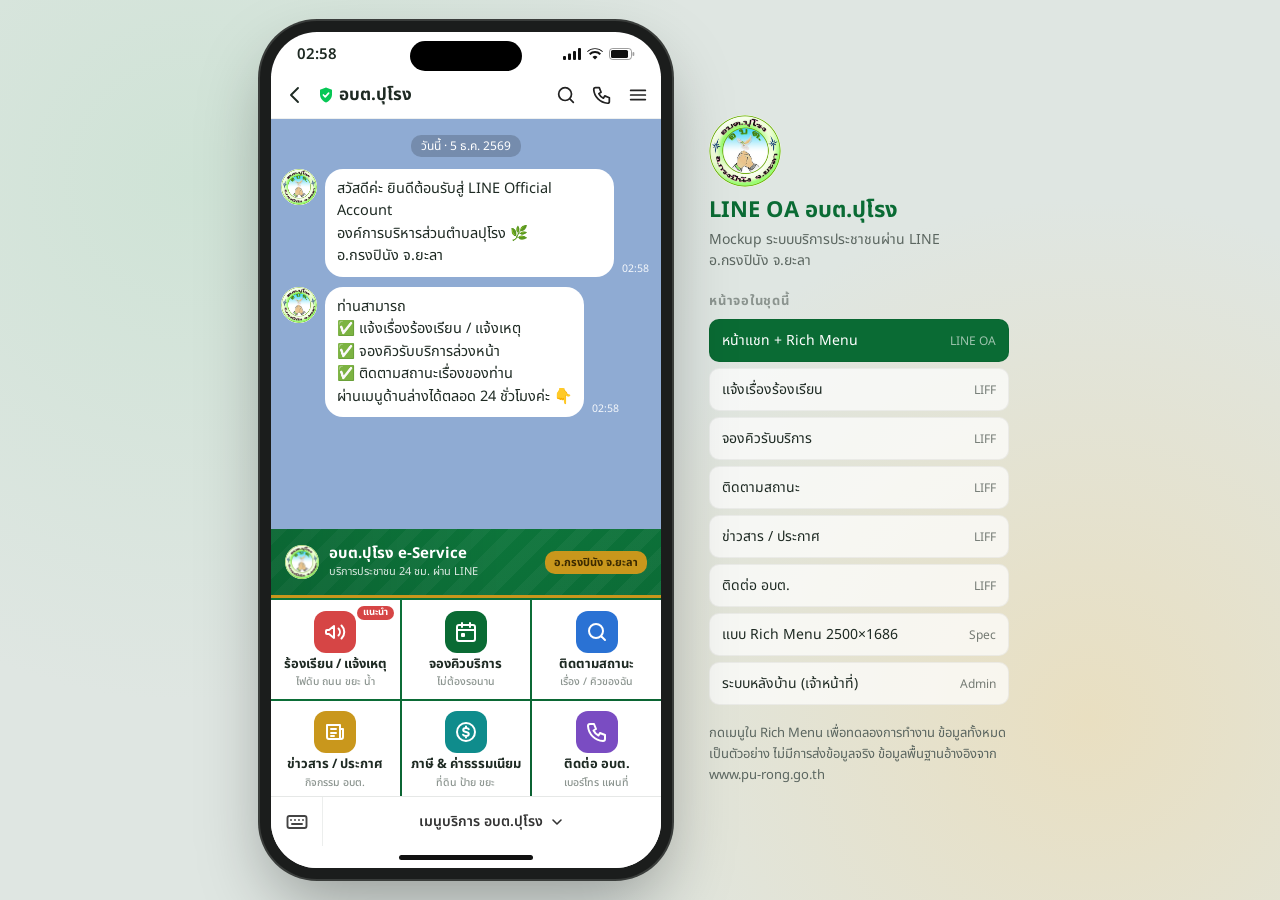
<file: index.html>
<!doctype html>
<html lang="th">
<head>
<meta charset="utf-8">
<meta name="viewport" content="width=device-width, initial-scale=1, viewport-fit=cover">
<title>LINE OA อบต.ปุโรง</title>
<link rel="preconnect" href="https://fonts.googleapis.com">
<link href="https://fonts.googleapis.com/css2?family=Noto+Sans+Thai:wght@400;500;600;700;800&display=swap" rel="stylesheet">
<link rel="stylesheet" href="assets/style.css">
</head>
<body>
<div class="stage">
  <div class="phone">
    <!-- LINE chat header -->
    <div class="chat-head">
      <button aria-label="ย้อนกลับ" id="hb-back"></button>
      <div class="grow">
        <div class="name"><span id="oa-badge" class="badge-oa"></span>อบต.ปุโรง</div>
      </div>
      <div class="icons" id="head-icons"></div>
    </div>

    <!-- conversation -->
    <div class="chat-body" id="chat">
      <div class="day-chip" id="day-chip">วันนี้</div>
    </div>

    <!-- Rich Menu (2500x1686 large, 6 areas + banner) -->
    <div class="richmenu" id="richmenu">
      <div class="rm-img">
        <div class="rm-banner">
          <span id="rm-seal"></span>
          <div>
            <div class="t1">อบต.ปุโรง e-Service</div>
            <div class="t2">บริการประชาชน 24 ชม. ผ่าน LINE</div>
          </div>
          <span class="pill">อ.กรงปินัง จ.ยะลา</span>
        </div>
        <a class="rm-tile hl" href="complaint.html" data-ic="megaphone" data-bg="#d64545">ร้องเรียน / แจ้งเหตุ<small>ไฟดับ ถนน ขยะ น้ำ</small></a>
        <a class="rm-tile" href="booking.html" data-ic="calendar" data-bg="#0a6b34">จองคิวบริการ<small>ไม่ต้องรอนาน</small></a>
        <a class="rm-tile" href="track.html" data-ic="search" data-bg="#2a72d4">ติดตามสถานะ<small>เรื่อง / คิวของฉัน</small></a>
        <button class="rm-tile" data-act="news" data-ic="news" data-bg="#c9971c">ข่าวสาร / ประกาศ<small>กิจกรรม อบต.</small></button>
        <button class="rm-tile" data-act="tax" data-ic="coin" data-bg="#0f8c8c">ภาษี &amp; ค่าธรรมเนียม<small>ที่ดิน ป้าย ขยะ</small></button>
        <button class="rm-tile" data-act="contact" data-ic="phone" data-bg="#7a4cc2">ติดต่อ อบต.<small>เบอร์โทร แผนที่</small></button>
      </div>
    </div>

    <!-- footer bar -->
    <div class="chat-foot" id="foot">
      <button class="kb" id="kb" aria-label="สลับเป็นแป้นพิมพ์"></button>
      <button class="menu-toggle" id="menu-toggle">เมนูบริการ อบต.ปุโรง <span id="chev"></span></button>
      <form class="chat-input" id="form">
        <input id="txt" placeholder="พิมพ์ข้อความ… (ลอง: ร้องเรียน, คิว, ภาษี)" autocomplete="off">
        <button class="send" aria-label="ส่ง" id="send"></button>
      </form>
    </div>
    <div class="home-ind"></div>
  </div>
  <aside class="notes"></aside>
</div>

<script src="assets/app.js"></script>
<script>
const { icon, seal, thDate, hhmm } = PR;
const $ = (s) => document.querySelector(s);
const chat = $("#chat");

/* ---------- static UI icons ---------- */
$("#hb-back").innerHTML = icon("back", 24);
$("#oa-badge").innerHTML = `<svg width="18" height="18" viewBox="0 0 24 24"><path fill="currentColor" d="M12 2 4 5v6c0 5 3.4 9.4 8 11 4.6-1.6 8-6 8-11V5l-8-3Z"/><path d="m8.5 12 2.5 2.5 4.5-5" stroke="#fff" stroke-width="2.2" fill="none" stroke-linecap="round" stroke-linejoin="round"/></svg>`;
$("#head-icons").innerHTML = icon("search", 22) + icon("phone", 22) + icon("menu", 22);
$("#rm-seal").innerHTML = seal(34);
$("#kb").innerHTML = icon("keyboard", 24);
$("#chev").innerHTML = icon("chevDown", 16, 2.4);
$("#send").innerHTML = icon("send", 22);
document.querySelectorAll(".rm-tile").forEach((t) => {
  t.insertAdjacentHTML("afterbegin", `<span class="ic" style="background:${t.dataset.bg}">${icon(t.dataset.ic, 24, 2)}</span>`);
});
$("#day-chip").textContent = "วันนี้ · " + thDate(new Date());

/* ---------- message rendering ---------- */
const AV = `<span class="av">${seal(36)}</span>`;
function scroll() { requestAnimationFrame(() => (chat.scrollTop = chat.scrollHeight)); }

function addMe(text) {
  chat.insertAdjacentHTML("beforeend",
    `<div class="msg me"><div class="col"><div class="bubble">${text}</div></div><div class="meta"><span>อ่านแล้ว</span><span>${hhmm()}</span></div></div>`);
  scroll();
}
function addBot(html, { wide = false, bubble = true } = {}) {
  chat.insertAdjacentHTML("beforeend",
    `<div class="msg">${AV}<div class="col ${wide ? "wide" : ""}">${bubble ? `<div class="bubble">${html}</div>` : html}</div><span class="time">${hhmm()}</span></div>`);
  scroll();
}
function botSay(items, delay = 650) {
  // items: array of [html, opts]; shows a typing indicator between each
  return items.reduce((p, [html, opts]) => p.then(() => new Promise((r) => {
    const t = document.createElement("div");
    t.className = "msg";
    t.innerHTML = `${AV}<div class="col"><div class="bubble typing"><i></i><i></i><i></i></div></div>`;
    chat.appendChild(t); scroll();
    setTimeout(() => { t.remove(); addBot(html, opts); r(); }, delay);
  })), Promise.resolve());
}
function quickReplies(list) {
  chat.querySelector(".quick")?.remove();
  const q = document.createElement("div");
  q.className = "quick";
  q.innerHTML = list.map(([label]) => `<button>${label}</button>`).join("");
  q.querySelectorAll("button").forEach((b, i) => b.onclick = () => { q.remove(); list[i][1](); });
  chat.appendChild(q); scroll();
}

/* ---------- flex message builders ---------- */
const NEWS = PR.store.get().news.filter((n) => n.pub).sort((a, b) => b.at - a.at).slice(0, 3).map((n) => {
  const [tag, col] = PR.NEWS_CAT[n.cat];
  return { tag, t: n.t.replace(/</g, "&lt;"), d: (n.body || "").replace(/</g, "&lt;"), bg: `linear-gradient(135deg,${col},${col}bb)` };
});
function newsCarousel() {
  return `<div class="carousel">${NEWS.map((n) => `
    <div class="flex">
      <div class="hero" style="background:${n.bg}"><span class="tag">${n.tag}</span>${PR.icon("news", 34, 1.5)}</div>
      <div class="fb"><h4>${n.t}</h4><p>${n.d}</p></div>
      <div class="ff"><a class="fbtn line" href="news.html">อ่านต่อ</a></div>
    </div>`).join("")}
    <div class="flex" style="display:grid;place-items:center;min-height:240px">
      <a class="fbtn" href="news.html" style="display:grid;gap:6px;justify-items:center">${PR.icon("chevRight", 30)}ดูข่าวทั้งหมด</a>
    </div></div>`;
}
function taxCard() {
  return `<div class="flex" style="width:260px">
    <div class="hero" style="background:linear-gradient(135deg,#0f8c8c,#0a5e30);height:84px">ภาษีและค่าธรรมเนียม ปี ${new Date().getFullYear() + 543}</div>
    <div class="fb">
      <div class="row"><span>ภาษีที่ดินและสิ่งปลูกสร้าง</span><b>ภายใน เม.ย.</b></div>
      <div class="row"><span>ภาษีป้าย</span><b>ภายใน มี.ค.</b></div>
      <div class="row"><span>ค่าธรรมเนียมเก็บขยะ</span><b>รายเดือน</b></div>
      <hr class="divider">
      <p>ชำระได้ที่กองคลัง อบต.ปุโรง วันจันทร์–ศุกร์ 08:30–16:30 น. แนะนำจองคิวล่วงหน้าเพื่อลดเวลารอ</p>
    </div>
    <div class="ff">
      <a class="fbtn solid" href="booking.html?service=tax">จองคิวชำระภาษี</a>
      <a class="fbtn line" href="track.html">ตรวจสอบรายการของฉัน</a>
    </div></div>`;
}
function contactCard() {
  return `<div class="flex" style="width:262px">
    <div class="fb" style="padding-top:14px">
      <div style="display:flex;gap:10px;align-items:center;margin-bottom:8px">${seal(40)}<div><h4 style="margin:0">อบต.ปุโรง</h4><p>อ.กรงปินัง จ.ยะลา</p></div></div>
      <p>${PR.ORG.address}</p>
      <hr class="divider">
      <div class="row"><span>เวลาทำการ</span><b>จ.–ศ. 08:30–16:30</b></div>
      <div class="row"><span>โทรศัพท์</span><b>0-7329-XXXX</b></div>
    </div>
    <div class="ff">
      <a class="fbtn solid" href="contact.html">ดูเบอร์ติดต่อแต่ละกอง</a>
      <button class="fbtn line" onclick="PR.toast('เปิด Google Maps')">นำทางไป อบต.</button>
    </div></div>`;
}
function statusCard(head, sub, rows, btn) {
  return `<div class="flex status" style="width:262px">
    <div class="head"><small>${sub}</small><b>${head}</b></div>
    <div class="fb" style="padding-top:12px">${rows.map(([k, v]) => `<div class="row"><span>${k}</span><b style="text-align:right;max-width:60%">${v}</b></div>`).join("")}</div>
    <div class="ff">${btn}</div></div>`;
}

/* ---------- actions ---------- */
const ACT = {
  news() {
    addMe("ข่าวสาร / ประกาศ");
    botSay([["ข่าวประชาสัมพันธ์ล่าสุดจาก อบต.ปุโรง ค่ะ 📢"], [newsCarousel(), { wide: true, bubble: false }]]);
  },
  tax() {
    addMe("ภาษี & ค่าธรรมเนียม");
    botSay([[taxCard(), { bubble: false }]]).then(() =>
      quickReplies([["จองคิวชำระภาษี", () => (location.href = "booking.html?service=tax")], ["เอกสารที่ต้องใช้", ACT.taxDocs]]));
  },
  taxDocs() {
    addMe("เอกสารที่ต้องใช้");
    botSay([["เอกสารสำหรับชำระภาษีที่ดินฯ\n• บัตรประชาชนเจ้าของที่ดิน\n• สำเนาโฉนด / น.ส.3\n• หนังสือแจ้งประเมินภาษี (ถ้ามี)\n• หนังสือมอบอำนาจ (กรณีให้ผู้อื่นมาแทน)"]]);
  },
  contact() {
    addMe("ติดต่อ อบต.");
    botSay([[contactCard(), { bubble: false }]]);
  },
};
document.querySelectorAll("[data-act]").forEach((b) => (b.onclick = () => ACT[b.dataset.act]()));

/* ---------- typed messages (simple keyword bot) ---------- */
function reply(text) {
  const t = text.trim();
  if (/ร้องเรียน|แจ้ง|ไฟ|ถนน|ขยะ|น้ำ/.test(t))
    return botSay([["แจ้งเรื่องร้องเรียนได้ทันทีผ่านแบบฟอร์มนี้ แนบรูปและพิกัดได้ค่ะ"],
      [`<div class="flex" style="width:240px"><div class="fb" style="padding-top:12px"><h4>แจ้งเรื่องร้องเรียน / แจ้งเหตุ</h4><p>เจ้าหน้าที่จะตอบรับภายใน 1 วันทำการ</p></div><div class="ff"><a class="fbtn solid" href="complaint.html">เปิดแบบฟอร์ม</a></div></div>`, { bubble: false }]]);
  if (/คิว|จอง/.test(t))
    return botSay([["เลือกบริการและวันเวลาที่สะดวกได้เลยค่ะ"],
      [`<div class="flex" style="width:240px"><div class="fb" style="padding-top:12px"><h4>จองคิวรับบริการ</h4><p>ภาษี เบี้ยยังชีพ ขออนุญาตก่อสร้าง ฯลฯ</p></div><div class="ff"><a class="fbtn solid" href="booking.html">จองคิว</a></div></div>`, { bubble: false }]]);
  if (/ภาษี/.test(t)) return botSay([[taxCard(), { bubble: false }]]);
  if (/ข่าว|ประกาศ/.test(t)) return botSay([[newsCarousel(), { wide: true, bubble: false }]]);
  if (/ติดต่อ|โทร|เบอร์|ที่อยู่/.test(t)) return botSay([[contactCard(), { bubble: false }]]);
  if (/สถานะ|ติดตาม/.test(t)) return botSay([["ตรวจสอบสถานะเรื่องและคิวของคุณได้ที่นี่ค่ะ"], [`<div class="flex" style="width:240px"><div class="ff" style="padding-top:12px"><a class="fbtn solid" href="track.html">ติดตามสถานะ</a></div></div>`, { bubble: false }]]);
  if (/สวัสดี|หวัดดี|hello|hi/i.test(t)) return botSay([["สวัสดีค่ะ 🙏 ต้องการติดต่อเรื่องใด เลือกจากเมนูด้านล่างได้เลยค่ะ"]]);
  return botSay([["ขออภัยค่ะ ระบบอัตโนมัติยังไม่เข้าใจข้อความนี้ 🙏\nเจ้าหน้าที่จะตอบกลับในเวลาทำการ (จ.–ศ. 08:30–16:30 น.)"]])
    .then(() => quickReplies([["ร้องเรียน", () => { addMe("ร้องเรียน"); reply("ร้องเรียน"); }], ["จองคิว", () => { addMe("จองคิว"); reply("จองคิว"); }], ["ติดต่อ อบต.", ACT.contact]]));
}

/* ---------- footer: keyboard <-> rich menu ---------- */
const foot = $("#foot"), rm = $("#richmenu"), tg = $("#menu-toggle");
tg.onclick = () => { rm.classList.toggle("closed"); tg.classList.toggle("closed"); };
$("#kb").onclick = () => {
  const typing = foot.classList.toggle("typing-mode");
  $("#kb").innerHTML = icon(typing ? "menu" : "keyboard", 24);
  rm.classList.toggle("closed", typing);
  tg.classList.toggle("closed", typing);
  if (typing) $("#txt").focus();
};
$("#form").onsubmit = (e) => {
  e.preventDefault();
  const v = $("#txt").value.trim();
  if (!v) return;
  $("#txt").value = "";
  addMe(v.replace(/</g, "&lt;"));
  reply(v);
};

/* ---------- initial conversation ---------- */
const qs = new URLSearchParams(location.search);
const ev = qs.get("event");
if (ev) { rm.classList.add("closed"); tg.classList.add("closed"); }
addBot("สวัสดีค่ะ ยินดีต้อนรับสู่ LINE Official Account\nองค์การบริหารส่วนตำบลปุโรง 🌿\nอ.กรงปินัง จ.ยะลา");
addBot("ท่านสามารถ\n✅ แจ้งเรื่องร้องเรียน / แจ้งเหตุ\n✅ จองคิวรับบริการล่วงหน้า\n✅ ติดตามสถานะเรื่องของท่าน\nผ่านเมนูด้านล่างได้ตลอด 24 ชั่วโมงค่ะ 👇");

if (ev === "complaint") {
  botSay([[statusCard(qs.get("id"), "รับเรื่องร้องเรียนเรียบร้อย", [
      ["ประเภท", qs.get("cat")], ["พื้นที่", qs.get("vill")], ["สถานะ", "รอเจ้าหน้าที่ตรวจสอบ"], ["วันที่แจ้ง", thDate(new Date())],
    ], `<a class="fbtn solid" href="track.html?id=${encodeURIComponent(qs.get("id"))}">ติดตามสถานะ</a>`), { bubble: false }],
    ["ขอบคุณที่แจ้งเรื่องค่ะ 🙏 ระบบจะแจ้งเตือนทาง LINE ทุกครั้งที่สถานะเปลี่ยน"]], 900);
} else if (ev === "booking") {
  botSay([[statusCard("คิว " + qs.get("q"), "ยืนยันการจองคิวสำเร็จ", [
      ["บริการ", qs.get("svc")], ["วันที่", qs.get("date")], ["เวลา", qs.get("time") + " น."], ["สถานที่", qs.get("place") || "อบต.ปุโรง"],
    ], `<a class="fbtn solid" href="track.html?tab=queue">ดูบัตรคิว</a><button class="fbtn line" onclick="PR.toast('ยกเลิก / เลื่อนนัด (ตัวอย่าง)')">เลื่อนหรือยกเลิกคิว</button>`), { bubble: false }],
    ["📌 ระบบจะส่งข้อความเตือนก่อนถึงคิว 1 วัน และ 30 นาที\nกรุณานำเอกสารตามรายการมาด้วยค่ะ"]], 900);
}
</script>
</body>
</html>
</file>
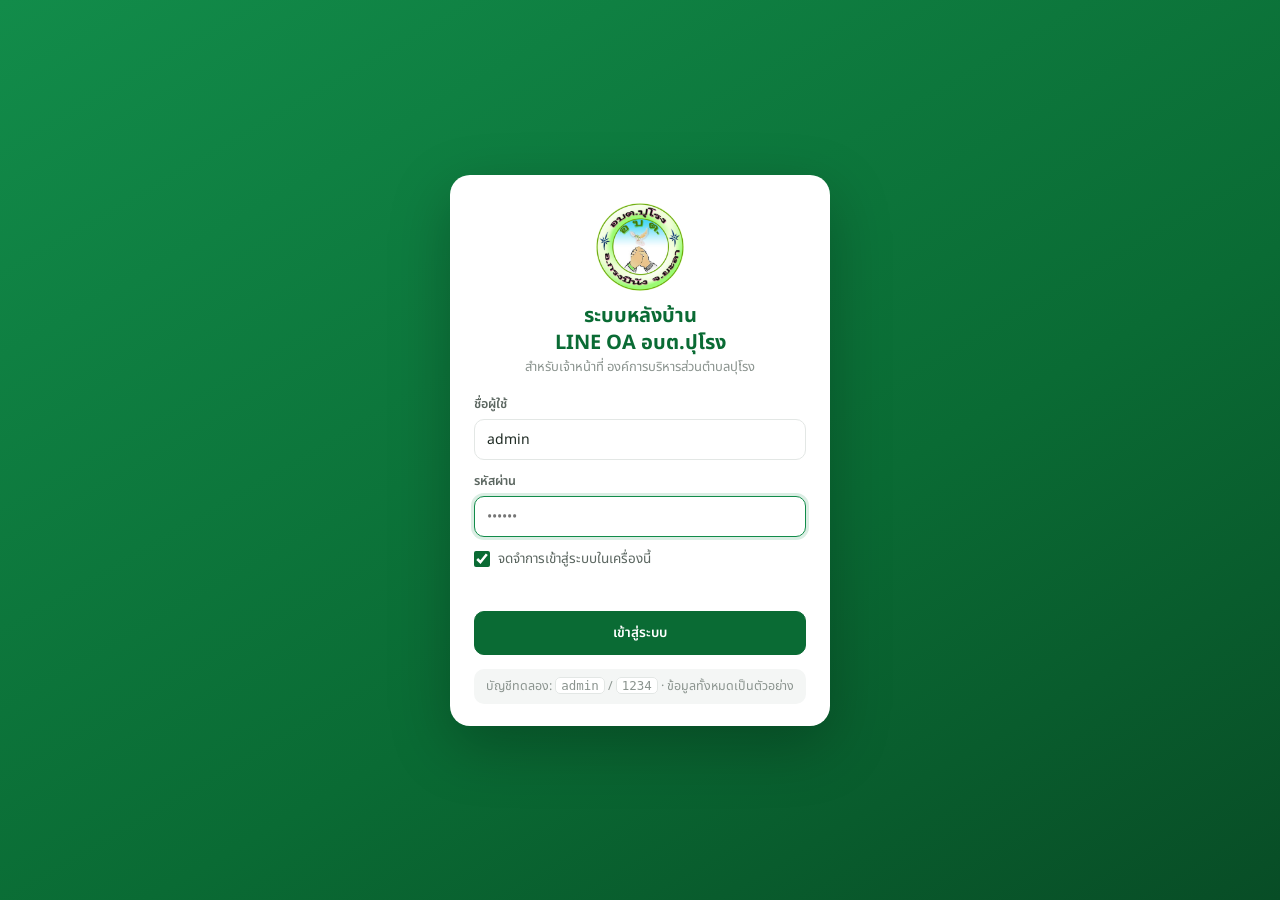
<file: admin.html>
<!doctype html>
<html lang="th">
<head>
<meta charset="utf-8">
<meta name="viewport" content="width=device-width, initial-scale=1">
<title>ระบบหลังบ้าน อบต.ปุโรง </title>
<link rel="preconnect" href="https://fonts.googleapis.com">
<link href="https://fonts.googleapis.com/css2?family=Noto+Sans+Thai:wght@400;500;600;700;800&display=swap" rel="stylesheet">
<link rel="stylesheet" href="assets/style.css">
<link rel="stylesheet" href="assets/admin.css">
</head>
<body class="admin">

<!-- ===== login ===== -->
<div class="login hidden" id="login">
  <div class="login-card">
    <span id="login-logo"></span>
    <h1>ระบบหลังบ้าน<br>LINE OA อบต.ปุโรง</h1>
    <p class="sub">สำหรับเจ้าหน้าที่ องค์การบริหารส่วนตำบลปุโรง</p>
    <form id="login-form">
      <div class="f"><label for="u">ชื่อผู้ใช้</label><input class="inp" id="u" autocomplete="username" value="admin"></div>
      <div class="f"><label for="p">รหัสผ่าน</label><input class="inp" id="p" type="password" autocomplete="current-password" placeholder="••••••"></div>
      <label class="chk"><input type="checkbox" id="remember" checked> จดจำการเข้าสู่ระบบในเครื่องนี้</label>
      <div class="err" id="err"></div>
      <button class="abtn pri block">เข้าสู่ระบบ</button>
    </form>
    <div class="hint">บัญชีทดลอง: <code>admin</code> / <code>1234</code> · ข้อมูลทั้งหมดเป็นตัวอย่าง</div>
  </div>
</div>

<!-- ===== app ===== -->
<div class="app hidden" id="app">
  <aside class="side">
    <div class="brand"><span id="side-logo"></span><div><b>อบต.ปุโรง</b><small>ระบบหลังบ้าน LINE OA</small></div></div>
    <nav class="nav" id="nav"></nav>
    <div class="me">
      <span class="av" id="me-av"></span>
      <div><b id="me-name"></b><small id="me-role"></small></div>
      <button id="logout" title="ออกจากระบบ" aria-label="ออกจากระบบ"></button>
    </div>
  </aside>
  <main class="main" id="main"></main>
</div>

<script src="assets/app.js"></script>
<script>
const { icon, seal, thDate, hhmm, ymd, fromYmd, ST, QST, NEWS_CAT, DEPTS, ORG, TH_DAY } = PR;
const $ = (s, r = document) => r.querySelector(s);
const esc = (t) => String(t ?? "").replace(/[&<>"]/g, (c) => ({ "&": "&amp;", "<": "&lt;", ">": "&gt;", '"': "&quot;" }[c]));
const when = (ms) => `${thDate(new Date(ms))} · ${hhmm(new Date(ms))} น.`;
let db = PR.store.get();
const save = () => PR.store.save();

/* ---------- auth (mock) ---------- */
const USERS = {
  admin: { name: "นางสาวนูรีซัน ดอเลาะ", role: "ผู้ดูแลระบบ", dept: "สำนักปลัด", pass: "1234" },
  chang: { name: "นายสุริยา แสงทอง", role: "เจ้าหน้าที่", dept: "กองช่าง", pass: "1234" },
  klang: { name: "นางสาวอามีเนาะ สาแม", role: "เจ้าหน้าที่", dept: "กองคลัง", pass: "1234" },
};
const SESSION_KEY = "purong-admin-session";
const getSession = () => { try { return sessionStorage.getItem(SESSION_KEY) || localStorage.getItem(SESSION_KEY); } catch (e) { return null; } };
function setSession(u, remember) {
  try {
    sessionStorage.setItem(SESSION_KEY, u);
    if (remember) localStorage.setItem(SESSION_KEY, u);
  } catch (e) { /* storage blocked */ }
}
function clearSession() { try { sessionStorage.removeItem(SESSION_KEY); localStorage.removeItem(SESSION_KEY); } catch (e) {} }
let me = null;

$("#login-logo").innerHTML = seal(88);
$("#side-logo").innerHTML = seal(40);
$("#logout").innerHTML = `<span style="font-size:12.5px;font-weight:600">ออกจากระบบ</span>`;
$("#login-form").onsubmit = async (e) => {
  e.preventDefault();
  const u = $("#u").value.trim().toLowerCase(), user = USERS[u];
  if (!user || $("#p").value !== user.pass) { $("#err").textContent = "ชื่อผู้ใช้หรือรหัสผ่านไม่ถูกต้อง"; return; }
  await PR.loading(600);
  setSession(u, $("#remember").checked);
  start(u);
};
$("#logout").onclick = () => { clearSession(); location.hash = ""; location.reload(); };

/* ---------- shell ---------- */
const VIEWS = {
  dash: ["แดชบอร์ด", "chart"],
  complaints: ["เรื่องร้องเรียน", "megaphone"],
  queues: ["คิวบริการ", "calendar"],
  news: ["ข่าวสาร / ประกาศ", "news"],
  broadcast: ["ส่งข้อความ LINE", "send"],
  settings: ["ตั้งค่า", "user"],
};
function drawNav(cur) {
  const wait = db.complaints.filter((c) => c.s === "wait").length;
  const today = db.queues.filter((q) => q.day === ymd(new Date()) && (q.s === "q" || q.s === "called")).length;
  const badge = { complaints: wait, queues: today };
  $("#nav").innerHTML = Object.entries(VIEWS).map(([k, [label, ic]]) =>
    `<a href="#${k}" class="${k === cur ? "on" : ""}">${icon(ic === "chart" ? "star" : ic, 18)}${label}${badge[k] ? `<span class="n">${badge[k]}</span>` : ""}</a>`).join("");
}
function start(u) {
  me = { id: u, ...USERS[u] };
  $("#login").classList.add("hidden"); $("#app").classList.remove("hidden");
  $("#me-av").textContent = me.name.replace(/^(นาย|นางสาว|นาง)/, "").charAt(0);
  $("#me-name").textContent = me.name;
  $("#me-role").textContent = `${me.role} · ${me.dept}`;
  route();
}
function route() {
  const v = location.hash.slice(1) in VIEWS ? location.hash.slice(1) : "dash";
  drawNav(v);
  RENDER[v]();
  document.title = `${VIEWS[v][0]} · ระบบหลังบ้าน อบต.ปุโรง`;
  window.scrollTo(0, 0);
}
window.addEventListener("hashchange", () => me && route());
const pageHead = (title, sub, act = "") => `<div class="top"><div><h1>${title}</h1><div class="sub">${sub}</div></div><div class="act">${act}</div></div>`;
function refresh() { drawNav(location.hash.slice(1) in VIEWS ? location.hash.slice(1) : "dash"); }

/* ---------- modal / drawer ---------- */
function openPanel(html, { center = false } = {}) {
  closePanel();
  const s = document.createElement("div");
  s.className = "scrim" + (center ? " center" : "");
  s.id = "scrim";
  s.innerHTML = `<div class="drawer" role="dialog" aria-modal="true">${html}</div>`;
  s.onclick = (e) => { if (e.target === s || e.target.closest("[data-close]")) closePanel(); };
  document.body.appendChild(s);
  document.body.style.overflow = "hidden";
  return s;
}
function closePanel() { $("#scrim")?.remove(); document.body.style.overflow = ""; }
document.addEventListener("keydown", (e) => { if (e.key === "Escape") closePanel(); });
const dh = (title, sub = "") => `<div class="dh"><div><h3>${title}</h3>${sub ? `<small>${sub}</small>` : ""}</div><button class="x" data-close aria-label="ปิด">${icon("close", 20)}</button></div>`;

/* ---------- tooltip ---------- */
const tip = document.createElement("div");
tip.className = "tip hidden";
document.body.appendChild(tip);
document.addEventListener("mousemove", (e) => {
  const t = e.target.closest("[data-tip]");
  if (!t) return tip.classList.add("hidden");
  tip.innerHTML = t.dataset.tip;
  tip.classList.remove("hidden");
  const x = Math.min(e.clientX + 14, innerWidth - tip.offsetWidth - 8);
  tip.style.left = x + "px"; tip.style.top = e.clientY + 16 + "px";
});

/* ============================================================
   views
   ============================================================ */
const RENDER = {};

/* ---------- dashboard ---------- */
RENDER.dash = () => {
  const C = db.complaints, today = ymd(new Date());
  const cnt = (s) => C.filter((c) => c.s === s).length;
  const tq = db.queues.filter((q) => q.day === today).sort((a, b) => a.time.localeCompare(b.time));
  const left = tq.filter((q) => q.s === "q" || q.s === "called").length;
  const rated = C.filter((c) => c.rating);
  const avg = rated.length ? (rated.reduce((n, c) => n + c.rating, 0) / rated.length).toFixed(1) : "–";
  const byCat = Object.entries(C.reduce((m, c) => ((m[c.cat] = m[c.cat] || { n: 0, wait: 0, doing: 0, done: 0 }), m[c.cat].n++, m[c.cat][c.s]++, m), {}))
    .sort((a, b) => b[1].n - a[1].n);
  const max = Math.max(1, ...byCat.map(([, v]) => v.n));

  $("#main").innerHTML = pageHead(`สวัสดี ${esc(me.name.split(" ")[0])}`, `${TH_DAY[new Date().getDay()]} ${thDate(new Date(), true)} · ภาพรวมบริการผ่าน LINE OA`,
    `<a class="abtn" href="index.html" target="_blank">${icon("share", 16)} เปิดหน้า LINE OA</a>`) + `
    <div class="tiles">
      <div class="tile"><div class="k"><i style="background:var(--warn)"></i>เรื่องใหม่ รอตรวจสอบ</div><div class="v">${cnt("wait")}</div><div class="s">ควรตอบรับภายใน 1 วันทำการ</div></div>
      <div class="tile"><div class="k"><i style="background:var(--info)"></i>กำลังดำเนินการ</div><div class="v">${cnt("doing")}</div><div class="s">เสร็จสิ้นแล้ว ${cnt("done")} เรื่อง</div></div>
      <div class="tile"><div class="k"><i style="background:#6a3bbf"></i>คิววันนี้</div><div class="v">${tq.length}</div><div class="s">รอให้บริการอีก ${left} คิว</div></div>
      <div class="tile"><div class="k"><i style="background:var(--line)"></i>ผู้ติดตาม LINE OA</div><div class="v">${db.followers.toLocaleString("th-TH")}</div><div class="s">ความพึงพอใจเฉลี่ย ${avg} / 5</div></div>
    </div>
    <div class="cols">
      <div class="panel">
        <h2>เรื่องร้องเรียนล่าสุด <a href="#complaints">ดูทั้งหมด</a></h2>
        <div class="rows">${C.slice().sort((a, b) => b.created - a.created).slice(0, 5).map((c) => `
          <a class="rowi" href="#complaints" data-open="${c.id}"><span class="ic">${icon(c.ic, 18)}</span>
            <span class="tx"><b>${esc(c.t)}</b><small>${c.id} · ${esc(c.v)} · ${when(c.created)}</small></span>
            <span class="pill ${c.s}">${ST[c.s]}</span></a>`).join("")}</div>
      </div>
      <div class="panel">
        <h2>คิววันนี้ <a href="#queues">จัดการคิว</a></h2>
        <div class="rows">${tq.length ? tq.slice(0, 6).map((q) => `
          <div class="rowi"><span class="ic" style="background:#f1e8ff;color:#6a3bbf">${q.id}</span>
            <span class="tx"><b>${esc(q.svc)}</b><small>${q.time} น. · ${esc(q.name)}</small></span>
            <span class="pill ${q.s}">${QST[q.s]}</span></div>`).join("") : `<div class="empty">ไม่มีคิวในวันนี้</div>`}</div>
      </div>
    </div>
    <div class="panel" style="margin-top:16px">
      <h2>จำนวนเรื่องร้องเรียนตามประเภท <small style="font-weight:500;color:var(--ink-3);font-size:12.5px">ทั้งหมด ${C.length} เรื่อง</small></h2>
      <div class="bars">${byCat.map(([k, v]) => `
        <div class="bar" data-tip="<b>${esc(k)}</b><br>${v.n} เรื่อง · รอตรวจสอบ ${v.wait} · กำลังดำเนินการ ${v.doing} · เสร็จสิ้น ${v.done}">
          <span>${esc(k)}</span><span class="tr"><span class="fl" style="display:block;width:${(v.n / max) * 100}%"></span></span><b>${v.n}</b></div>`).join("")}</div>
    </div>`;
  $("#main").querySelectorAll("[data-open]").forEach((a) => a.onclick = () => { pendingOpen = a.dataset.open; });
};

/* ---------- complaints ---------- */
let cf = { s: "all", dept: "", q: "" }, pendingOpen = null;
RENDER.complaints = () => {
  const n = (s) => db.complaints.filter((c) => s === "all" || c.s === s).length;
  $("#main").innerHTML = pageHead("เรื่องร้องเรียน / แจ้งเหตุ", "รับเรื่องจาก LINE OA · ตรวจสอบ มอบหมาย และแจ้งผลกลับผู้แจ้ง") + `
    <div class="panel">
      <div class="filters">
        <div class="segs" id="cf-s">${[["all", "ทั้งหมด"], ["wait", ST.wait], ["doing", ST.doing], ["done", ST.done]].map(([k, l]) =>
          `<button data-k="${k}" class="${cf.s === k ? "on" : ""}">${l}<small>${n(k)}</small></button>`).join("")}</div>
        <select class="sel" id="cf-d"><option value="">ทุกหน่วยงาน</option>${DEPTS.map((d) => `<option ${cf.dept === d ? "selected" : ""}>${d}</option>`).join("")}</select>
        <input class="inp" id="cf-q" placeholder="ค้นหาเลขที่ / หัวเรื่อง / ผู้แจ้ง" value="${esc(cf.q)}">
      </div>
      <div class="tbl-wrap"><table class="tbl"><thead><tr><th>เลขที่</th><th>เรื่อง</th><th>พื้นที่</th><th>หน่วยงาน</th><th>วันที่แจ้ง</th><th>สถานะ</th></tr></thead><tbody id="ctb"></tbody></table></div>
    </div>`;
  $("#cf-s").onclick = (e) => { const b = e.target.closest("button"); if (b) { cf.s = b.dataset.k; RENDER.complaints(); } };
  $("#cf-d").onchange = (e) => { cf.dept = e.target.value; drawCRows(); };
  $("#cf-q").oninput = (e) => { cf.q = e.target.value; drawCRows(); };
  drawCRows();
  if (pendingOpen) { openComplaint(pendingOpen); pendingOpen = null; }
};
function drawCRows() {
  const q = cf.q.trim().toLowerCase();
  const rows = db.complaints
    .filter((c) => (cf.s === "all" || c.s === cf.s) && (!cf.dept || c.dept === cf.dept) && (!q || [c.id, c.t, c.name, c.cat].join(" ").toLowerCase().includes(q)))
    .sort((a, b) => b.created - a.created);
  $("#ctb").innerHTML = rows.length ? rows.map((c) => `
    <tr class="click" data-id="${c.id}">
      <td class="nw mono">${c.id}</td>
      <td class="t"><b>${esc(c.t)}</b><small>${esc(c.cat)}</small></td>
      <td class="nw">${esc(c.v)}</td>
      <td class="nw">${esc(c.dept)}</td>
      <td class="nw">${thDate(new Date(c.created))}<br><small>${hhmm(new Date(c.created))} น.</small></td>
      <td><span class="pill ${c.s}">${ST[c.s]}</span></td>
    </tr>`).join("") : `<tr><td colspan="6"><div class="empty">ไม่พบรายการ</div></td></tr>`;
  $("#ctb").onclick = (e) => { const r = e.target.closest("tr[data-id]"); if (r) openComplaint(r.dataset.id); };
}
function openComplaint(id) {
  const c = db.complaints.find((x) => x.id === id);
  if (!c) return;
  const s = openPanel(`${dh(c.id, `แจ้งเมื่อ ${when(c.created)}`)}
    <div class="db">
      <div><span class="pill ${c.s}">${ST[c.s]}</span><h3 style="font-size:17px;line-height:1.45;margin-top:8px">${esc(c.t)}</h3></div>
      <div class="kv">
        <span>ประเภท</span><b>${esc(c.cat)}</b>
        <span>พื้นที่</span><b>${esc(c.v)}</b>
        <span>ผู้แจ้ง</span><b>${c.anon || !c.name ? "ไม่ประสงค์ออกนาม" : `${esc(c.name)} · ${esc(c.tel)}`}</b>
        <span>รูปภาพ / พิกัด</span><b>${c.photos || 0} รูป · ${c.located ? "ระบุพิกัดแล้ว" : "ไม่ได้ระบุพิกัด"}</b>
        ${c.rating ? `<span>ความพึงพอใจ</span><b>${"★".repeat(c.rating)}${"☆".repeat(5 - c.rating)}</b>` : ""}
      </div>
      <div class="box">${esc(c.detail || c.t)}</div>
      <div class="sec-t">ประวัติการดำเนินการ</div>
      <ul class="log">${c.log.slice().reverse().map((e) => `<li><b>${esc(e.b)}</b><small>${when(e.at)}${e.by ? " · " + esc(e.by) : ""}</small>${e.p ? `<p>${esc(e.p)}</p>` : ""}</li>`).join("")}</ul>
      <div class="sec-t">อัปเดตเรื่องนี้</div>
      <div class="grid2">
        <div class="f"><label for="c-s">สถานะ</label><select class="sel" id="c-s">${Object.entries(ST).map(([k, l]) => `<option value="${k}" ${c.s === k ? "selected" : ""}>${l}</option>`).join("")}</select></div>
        <div class="f"><label for="c-d">หน่วยงานรับผิดชอบ</label><select class="sel" id="c-d">${DEPTS.map((d) => `<option ${c.dept === d ? "selected" : ""}>${d}</option>`).join("")}</select></div>
      </div>
      <div class="f"><label for="c-n">ความคืบหน้า / ข้อความถึงผู้แจ้ง</label><textarea class="ta" id="c-n" placeholder="เช่น ลงพื้นที่ตรวจสอบแล้ว จะดำเนินการซ่อมภายใน 3 วัน"></textarea></div>
      <label class="chk"><input type="checkbox" id="c-push" ${c.anon ? "disabled" : "checked"}> แจ้งผู้แจ้งทาง LINE ${c.anon ? "(ไม่ประสงค์ออกนาม ส่งไม่ได้)" : ""}</label>
    </div>
    <div class="df">
      <a class="abtn" href="track.html?id=${encodeURIComponent(c.id)}" target="_blank">มุมมองประชาชน</a>
      <button class="abtn pri" id="c-save">บันทึก</button>
    </div>`);
  $("#c-save", s).onclick = () => {
    const ns = $("#c-s", s).value, nd = $("#c-d", s).value, note = $("#c-n", s).value.trim();
    if (ns === c.s && nd === c.dept && !note) return PR.toast("ยังไม่มีการเปลี่ยนแปลง");
    const b = ns !== c.s ? (ns === "done" ? "เสร็จสิ้น" : ns === "doing" ? "เริ่มดำเนินการ" : "เปลี่ยนสถานะเป็นรอตรวจสอบ")
      : nd !== c.dept ? "ส่งต่อ" + nd : "อัปเดตความคืบหน้า";
    c.log.push({ at: Date.now(), b: nd !== c.dept && ns !== c.s ? `${b} · ส่งต่อ${nd}` : b, p: note, by: me.name });
    c.s = ns; c.dept = nd;
    save(); closePanel(); RENDER.complaints(); refresh();
    PR.toast(`บันทึก ${c.id} แล้ว` + ($("#c-push", s).checked ? " · ส่งแจ้งเตือนทาง LINE" : ""));
  };
}

/* ---------- queues ---------- */
let qday = ymd(new Date()), qdept = "";
RENDER.queues = () => {
  const dayList = [];
  for (let i = 0; dayList.length < 7; i++) { const d = new Date(); d.setDate(d.getDate() + i); if (d.getDay() % 6) dayList.push(ymd(d)); }
  if (!dayList.includes(qday)) dayList.unshift(qday);
  const list = db.queues.filter((q) => q.day === qday && (!qdept || q.dept === qdept)).sort((a, b) => a.time.localeCompare(b.time));
  const cur = list.find((q) => q.s === "called");
  const next = list.find((q) => q.s === "q");
  const isToday = qday === ymd(new Date());
  $("#main").innerHTML = pageHead("คิวบริการ", "คิวที่ประชาชนจองผ่าน LINE · เรียกคิวและบันทึกการให้บริการ") + `
    <div class="board">
      <div class="now">
        <small>${isToday ? "กำลังให้บริการ" : "คิวแรกของวัน"}${qdept ? " · " + esc(qdept) : ""}</small>
        <div class="q">${cur ? cur.id : isToday ? "–" : next ? next.id : "–"}</div>
        <small>${cur ? esc(cur.svc) : next ? "ถัดไป " + next.id + " · " + next.time + " น." : "ไม่มีคิวรอ"}</small>
        ${isToday ? `<button class="abtn" id="call" ${next || cur ? "" : "disabled"}>${icon("megaphone", 16)} เรียกคิวถัดไป</button>` : ""}
      </div>
      <div class="panel">
        <h2>เลือกวัน</h2>
        <div class="days-row" id="qdays">${dayList.map((d) => {
          const dt = fromYmd(d), n = db.queues.filter((q) => q.day === d && (!qdept || q.dept === qdept)).length;
          return `<button data-d="${d}" class="${d === qday ? "on" : ""}"><small>${d === ymd(new Date()) ? "วันนี้" : TH_DAY[dt.getDay()]}</small><b>${dt.getDate()}</b><span>${n} คิว</span></button>`;
        }).join("")}</div>
        <div class="filters" style="margin:12px 0 0">
          <select class="sel" id="qdept"><option value="">ทุกหน่วยงาน</option>${DEPTS.slice(0, 4).map((d) => `<option ${qdept === d ? "selected" : ""}>${d}</option>`).join("")}</select>
        </div>
      </div>
    </div>
    <div class="panel">
      <h2>รายการคิว ${thDate(fromYmd(qday), true)}</h2>
      <div class="tbl-wrap"><table class="tbl"><thead><tr><th>คิว</th><th>เวลา</th><th>บริการ</th><th>ผู้จอง</th><th>สถานะ</th><th></th></tr></thead><tbody>${list.length ? list.map((q) => `
        <tr data-id="${q.id}">
          <td class="mono">${q.id}</td><td class="nw">${q.time} น.</td>
          <td class="t"><b>${esc(q.svc)}</b><small>${esc(q.dept)}</small></td>
          <td class="nw">${esc(q.name)}<br><small>${esc(q.tel)}${q.vill ? " · " + esc(q.vill) : ""}</small></td>
          <td><span class="pill ${q.s}">${QST[q.s]}</span></td>
          <td><div class="acts">${q.s === "q" ? `<button class="abtn sm" data-a="called">เรียก</button><button class="abtn sm danger" data-a="cancel">ไม่มา</button>`
            : q.s === "called" ? `<button class="abtn sm pri" data-a="done">เสร็จสิ้น</button>` : `<button class="abtn sm" data-a="q">คืนสถานะ</button>`}</div></td>
        </tr>`).join("") : `<tr><td colspan="6"><div class="empty">ไม่มีคิวในวันนี้</div></td></tr>`}</tbody></table></div>
    </div>`;
  $("#qdays").onclick = (e) => { const b = e.target.closest("button"); if (b) { qday = b.dataset.d; RENDER.queues(); } };
  $("#qdept").onchange = (e) => { qdept = e.target.value; RENDER.queues(); };
  $("#main tbody").onclick = (e) => {
    const b = e.target.closest("[data-a]"); if (!b) return;
    const q = db.queues.find((x) => x.id === b.closest("tr").dataset.id && x.day === qday);
    setQ(q, b.dataset.a);
  };
  const call = $("#call");
  if (call) call.onclick = () => { if (cur) setQ(cur, "done", true); if (next) setQ(next, "called"); };
};
function setQ(q, s, quiet) {
  if (s === "called") db.queues.filter((x) => x.day === q.day && x.dept === q.dept && x.s === "called").forEach((x) => (x.s = "done"));
  q.s = s;
  save(); RENDER.queues(); refresh();
  if (!quiet) PR.toast(s === "called" ? `เรียกคิว ${q.id} · ส่งแจ้งเตือนทาง LINE แล้ว` : `คิว ${q.id}: ${QST[s]}`);
}

/* ---------- news ---------- */
RENDER.news = () => {
  const list = db.news.slice().sort((a, b) => b.at - a.at);
  $("#main").innerHTML = pageHead("ข่าวสาร / ประกาศ", "ข่าวที่เผยแพร่จะแสดงในเมนู ข่าวสาร ของ LINE OA ทันที",
    `<button class="abtn pri" id="add">${icon("plus", 16)} เพิ่มข่าว</button>`) + `
    <div class="panel"><div class="tbl-wrap"><table class="tbl"><thead><tr><th>หัวข้อ</th><th>หมวด</th><th>วันที่</th><th>อ่าน</th><th>สถานะ</th><th></th></tr></thead><tbody>${list.map((n) => `
      <tr data-id="${n.id}">
        <td class="t"><b>${esc(n.t)}</b>${n.body ? `<small>${esc(n.body.slice(0, 80))}</small>` : ""}</td>
        <td class="nw"><span class="pill" style="background:${NEWS_CAT[n.cat][1]}1a;color:${NEWS_CAT[n.cat][1]}">${NEWS_CAT[n.cat][0]}</span></td>
        <td class="nw">${thDate(new Date(n.at))}</td>
        <td class="nw mono">${n.reads}</td>
        <td class="nw"><span class="pill ${n.pub ? "done" : "cancel"}">${n.pub ? "เผยแพร่" : "ฉบับร่าง"}</span></td>
        <td><div class="acts"><button class="abtn sm" data-a="edit">แก้ไข</button><button class="abtn sm" data-a="pub">${n.pub ? "ซ่อน" : "เผยแพร่"}</button><button class="abtn sm danger" data-a="del">ลบ</button></div></td>
      </tr>`).join("")}</tbody></table></div></div>`;
  $("#add").onclick = () => editNews();
  $("#main tbody").onclick = (e) => {
    const b = e.target.closest("[data-a]"); if (!b) return;
    const n = db.news.find((x) => x.id === b.closest("tr").dataset.id);
    if (b.dataset.a === "edit") return editNews(n);
    if (b.dataset.a === "pub") { n.pub = !n.pub; save(); RENDER.news(); return PR.toast(n.pub ? "เผยแพร่แล้ว" : "ซ่อนข่าวแล้ว"); }
    if (b.dataset.a === "del" && confirm(`ลบข่าว “${n.t}” ?`)) { db.news = db.news.filter((x) => x !== n); save(); RENDER.news(); PR.toast("ลบข่าวแล้ว"); }
  };
};
function editNews(n) {
  const s = openPanel(`${dh(n ? "แก้ไขข่าว" : "เพิ่มข่าว / ประกาศ")}
    <div class="db">
      <div class="f"><label for="n-c">หมวด</label><select class="sel" id="n-c">${Object.entries(NEWS_CAT).map(([k, v]) => `<option value="${k}" ${n?.cat === k ? "selected" : ""}>${v[0]}</option>`).join("")}</select></div>
      <div class="f"><label for="n-t">หัวข้อ <em style="color:var(--danger)">*</em></label><input class="inp" id="n-t" value="${esc(n?.t)}"></div>
      <div class="f"><label for="n-b">รายละเอียด</label><textarea class="ta" id="n-b" style="min-height:130px">${esc(n?.body)}</textarea></div>
      <label class="chk"><input type="checkbox" id="n-p" ${!n || n.pub ? "checked" : ""}> เผยแพร่ทันที</label>
      ${n ? "" : `<label class="chk"><input type="checkbox" id="n-bc"> ส่งข้อความแจ้งผู้ติดตามทั้งหมด (Broadcast)</label>`}
    </div>
    <div class="df"><button class="abtn" data-close>ยกเลิก</button><button class="abtn pri" id="n-save">บันทึก</button></div>`, { center: true });
  $("#n-save", s).onclick = () => {
    const t = $("#n-t", s).value.trim();
    if (!t) { $("#n-t", s).focus(); return PR.toast("กรุณาใส่หัวข้อ"); }
    const v = { cat: $("#n-c", s).value, t, body: $("#n-b", s).value.trim(), pub: $("#n-p", s).checked };
    if (n) Object.assign(n, v);
    else db.news.push({ id: "n" + Date.now(), at: Date.now(), reads: 0, ...v });
    const bc = !n && $("#n-bc", s).checked;
    if (bc) db.broadcasts.unshift({ at: Date.now(), to: "ทุกคน", text: `📢 ${t}\nอ่านต่อได้ที่เมนู ข่าวสาร / ประกาศ`, sent: db.followers });
    save(); closePanel(); RENDER.news();
    PR.toast(bc ? "บันทึกและส่ง Broadcast แล้ว" : "บันทึกข่าวแล้ว");
  };
}

/* ---------- broadcast ---------- */
RENDER.broadcast = () => {
  const share = [0.27, 0.31, 0.22, 0.2]; // สัดส่วนผู้ติดตามตามหมู่บ้าน (ตัวอย่าง)
  const targets = [["all", "ผู้ติดตามทั้งหมด", db.followers], ...ORG.villages.map((v, i) => [String(i), v, Math.round(db.followers * share[i])])];
  $("#main").innerHTML = pageHead("ส่งข้อความ LINE (Broadcast)", "ส่งประกาศถึงผู้ติดตาม LINE OA ทั้งหมดหรือรายหมู่บ้าน") + `
    <div class="bc">
      <div class="panel" style="display:grid;gap:14px">
        <div class="f"><label for="b-to">ส่งถึง</label><select class="sel" id="b-to">${targets.map(([k, l, n]) => `<option value="${k}">${l} (${n.toLocaleString("th-TH")} คน)</option>`).join("")}</select></div>
        <div class="f"><label for="b-t">ข้อความ <small id="b-n" style="font-weight:400;color:var(--ink-3)">0 / 500</small></label><textarea class="ta" id="b-t" maxlength="500" style="min-height:150px" placeholder="เช่น 📢 แจ้งปิดน้ำประปาหมู่ที่ 2 วันพรุ่งนี้ 09:00–15:00 น. เพื่อซ่อมท่อเมน"></textarea></div>
        <div style="display:flex;gap:8px;justify-content:flex-end"><button class="abtn pri" id="b-send" disabled>${icon("send", 16)} ส่งข้อความ</button></div>
      </div>
      <div><div class="pv"><div class="hd">${seal(28)}อบต.ปุโรง</div><div class="bub" id="b-pv"><span class="ph">ตัวอย่างข้อความจะแสดงที่นี่</span></div></div></div>
    </div>
    <div class="panel" style="margin-top:16px">
      <h2>ประวัติการส่ง</h2>
      <div class="rows">${db.broadcasts.length ? db.broadcasts.map((b) => `
        <div class="rowi"><span class="ic">${icon("send", 18)}</span><span class="tx"><b>${esc(b.text.split("\n")[0])}</b><small>${when(b.at)} · ${esc(b.to)} · ส่งถึง ${b.sent.toLocaleString("th-TH")} คน</small></span></div>`).join("") : `<div class="empty">ยังไม่เคยส่ง</div>`}</div>
    </div>`;
  const t = $("#b-t");
  t.oninput = () => {
    $("#b-n").textContent = `${t.value.length} / 500`;
    $("#b-pv").innerHTML = t.value.trim() ? esc(t.value) : `<span class="ph">ตัวอย่างข้อความจะแสดงที่นี่</span>`;
    $("#b-send").disabled = !t.value.trim();
  };
  $("#b-send").onclick = async () => {
    const [, label, n] = targets.find(([k]) => k === $("#b-to").value);
    if (!confirm(`ส่งข้อความถึง ${label} (${n.toLocaleString("th-TH")} คน) ?`)) return;
    await PR.loading(800);
    db.broadcasts.unshift({ at: Date.now(), to: label, text: t.value.trim(), sent: n });
    save(); RENDER.broadcast(); PR.toast(`ส่งข้อความถึง ${n.toLocaleString("th-TH")} คนแล้ว`);
  };
};

/* ---------- settings ---------- */
RENDER.settings = () => {
  $("#main").innerHTML = pageHead("ตั้งค่า", "บัญชีเจ้าหน้าที่และข้อมูลระบบ") + `
    <div class="panel">
      <h2>บัญชีเจ้าหน้าที่</h2>
      <div class="tbl-wrap"><table class="tbl"><thead><tr><th>ชื่อ</th><th>ชื่อผู้ใช้</th><th>สิทธิ์</th><th>หน่วยงาน</th></tr></thead><tbody>${Object.entries(USERS).map(([u, x]) => `
        <tr><td class="nw"><b>${esc(x.name)}</b>${u === me.id ? ` <span class="pill done">คุณ</span>` : ""}</td><td class="mono">${u}</td><td>${x.role}</td><td class="nw">${x.dept}</td></tr>`).join("")}</tbody></table></div>
    </div>
    <div class="panel" style="margin-top:16px">
      <h2>ข้อมูลหน่วยงาน</h2>
      <div class="kv"><span>ชื่อ</span><b>${ORG.name}</b><span>ที่อยู่</span><b>${ORG.address}</b><span>เว็บไซต์</span><b>${ORG.web}</b><span>เวลาทำการ</span><b>จ.–ศ. 08:30–16:30 น.</b></div>
    </div>
    <div class="panel" style="margin-top:16px">
      <h2>ข้อมูลตัวอย่าง</h2>
      <p style="color:var(--ink-2);font-size:13.5px;line-height:1.6;margin-bottom:12px">ข้อมูลในระบบนี้เป็นตัวอย่าง เก็บไว้ในเบราว์เซอร์เครื่องนี้เท่านั้น หน้า LIFF (ร้องเรียน / จองคิว / ติดตามสถานะ / ข่าวสาร) ใช้ข้อมูลชุดเดียวกัน</p>
      <button class="abtn danger" id="reset">รีเซ็ตข้อมูลตัวอย่าง</button>
    </div>`;
  $("#reset").onclick = () => { if (confirm("ล้างข้อมูลที่แก้ไขทั้งหมดและกลับไปใช้ข้อมูลตัวอย่างเริ่มต้น?")) { db = PR.store.reset(); refresh(); PR.toast("รีเซ็ตข้อมูลแล้ว"); } };
};

/* keep in sync when a LIFF page in another tab adds data */
window.addEventListener("storage", (e) => { if (e.key === "purong-mockup-v1" && me && !$("#scrim")) { location.reload(); } });

/* ---------- boot ---------- */
const sess = getSession();
if (sess && USERS[sess]) start(sess);
else { $("#login").classList.remove("hidden"); $("#p").focus(); }
</script>
</body>
</html>
</file>
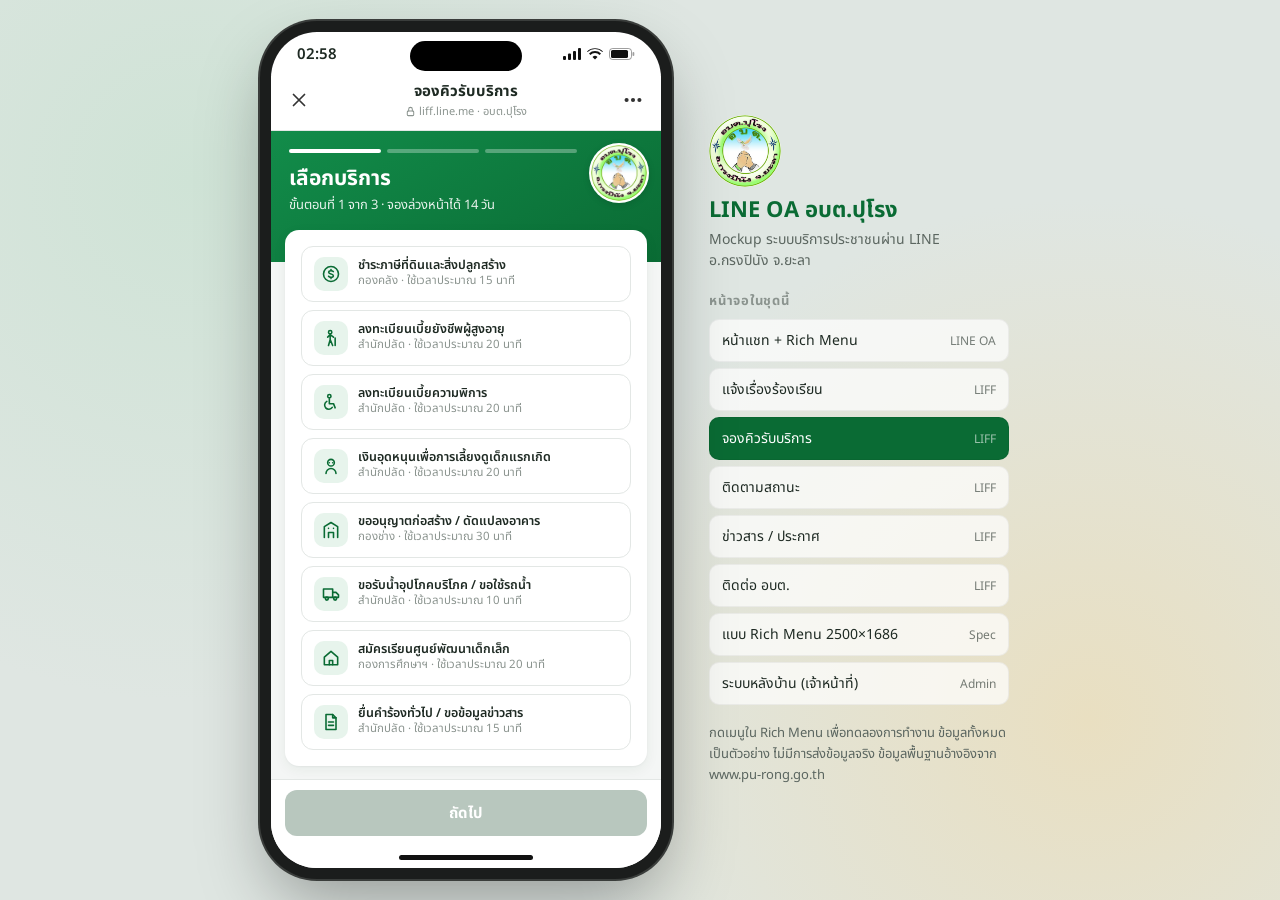
<file: booking.html>
<!doctype html>
<html lang="th">
<head>
<meta charset="utf-8">
<meta name="viewport" content="width=device-width, initial-scale=1, viewport-fit=cover">
<title>จองคิวบริการ อบต.ปุโรง</title>
<link rel="preconnect" href="https://fonts.googleapis.com">
<link href="https://fonts.googleapis.com/css2?family=Noto+Sans+Thai:wght@400;500;600;700;800&display=swap" rel="stylesheet">
<link rel="stylesheet" href="assets/style.css">
</head>
<body>
<div class="stage">
  <div class="phone">
    <div id="head"></div>

    <div class="liff-body" id="body">
      <div class="hero-band" id="hero">
        <span class="seal" id="seal"></span>
        <div class="steps"><i class="on"></i><i></i><i></i></div>
        <h1 id="h-title">เลือกบริการ</h1>
        <p id="h-sub">ขั้นตอนที่ 1 จาก 3 · จองล่วงหน้าได้ 14 วัน</p>
      </div>

      <!-- step 1: service -->
      <div class="section lift step" data-step="1">
        <div class="card">
          <div class="chips two" id="svcs" style="grid-template-columns:1fr"></div>
        </div>
      </div>

      <!-- step 2: date + time -->
      <div class="section lift step hidden" data-step="2">
        <div class="card" id="svc-mini" style="display:flex;gap:12px;align-items:center;padding:12px 16px"></div>
        <div class="card">
          <h3>เลือกวันที่ <small id="month" style="margin-left:auto;font-weight:500;color:var(--ink-3);font-size:12.5px"></small></h3>
          <div class="days" id="days"></div>
        </div>
        <div class="card">
          <h3>เลือกช่วงเวลา</h3>
          <div id="slot-wrap"></div>
          <div class="legend"><span><i></i>ว่าง</span><span><i style="background:var(--brand);border-color:var(--brand)"></i>เลือก</span><span><i style="background:#f3f4f4"></i>เต็ม</span></div>
        </div>
      </div>

      <!-- step 3: details -->
      <div class="section lift step hidden" data-step="3">
        <div class="card">
          <h3>ข้อมูลผู้จอง</h3>
          <div class="seg" id="for" style="margin-bottom:14px">
            <button class="on" type="button">จองให้ตนเอง</button>
            <button type="button">จองแทนผู้อื่น</button>
          </div>
          <div class="field"><label for="name">ชื่อ–นามสกุล <em>*</em></label><input class="input" id="name" value="สมชาย ใจดี"></div>
          <div class="field"><label for="tel">เบอร์โทรศัพท์ <em>*</em></label><input class="input" id="tel" inputmode="tel" placeholder="08X-XXX-XXXX"></div>
          <div class="field"><label for="vill">หมู่บ้าน</label><select class="select" id="vill"></select></div>
          <div class="field"><label for="note">หมายเหตุถึงเจ้าหน้าที่</label><textarea class="textarea" id="note" style="min-height:70px" placeholder="(ถ้ามี)"></textarea></div>
        </div>
        <div class="card">
          <h3>เอกสารที่ต้องเตรียม</h3>
          <ul class="docs" id="docs"></ul>
        </div>
        <div class="card">
          <h3>สรุปการจอง</h3>
          <div class="sum" id="sum"></div>
        </div>
      </div>

      <!-- result -->
      <div class="hidden" id="done">
        <div class="success">
          <div class="ok" id="okic"></div>
          <h2>จองคิวสำเร็จ</h2>
          <p>แสดงบัตรคิวนี้กับเจ้าหน้าที่เมื่อมาถึง อบต.</p>
        </div>
        <div class="section" style="padding-top:12px">
          <div class="ticket">
            <div class="tk-top"><small id="t-dept"></small><div class="q" id="t-q"></div><small id="t-svc"></small></div>
            <div class="tk-body"><div class="sum" id="t-sum"></div></div>
            <div class="cut"></div>
            <div class="tk-body" style="text-align:center">
              <canvas class="qr" id="qr"></canvas>
              <small style="color:var(--ink-3);font-size:11.5px">สแกนที่จุดบริการเพื่อยืนยันการมาถึง</small>
            </div>
          </div>
          <div class="notice" style="margin-top:12px"><span id="bell"></span>ระบบจะส่งข้อความเตือนทาง LINE ก่อนถึงคิว 1 วัน และ 30 นาที กรุณามาก่อนเวลา 10 นาที</div>
        </div>
      </div>
    </div>

    <div class="sticky-cta" id="cta">
      <button class="btn ghost hidden" id="prev">ย้อนกลับ</button>
      <button class="btn primary" id="next" disabled>ถัดไป</button>
    </div>
    <div class="sticky-cta hidden" id="cta-done">
      <button class="btn ghost" onclick="PR.toast('บันทึกลงปฏิทินแล้ว')">ลงปฏิทิน</button>
      <a class="btn line" id="back-chat" href="index.html">กลับไปที่แชท</a>
    </div>
    <div class="home-ind"></div>
  </div>
  <aside class="notes"></aside>
</div>

<script src="assets/app.js"></script>
<script>
const { icon, thDate, TH_DAY, TH_DAY_FULL, TH_MONTH_FULL } = PR;
const $ = (s) => document.querySelector(s);
$("#head").innerHTML = PR.liffHeader("จองคิวรับบริการ");
$("#seal").innerHTML = PR.seal(80);
$("#okic").innerHTML = icon("check", 38, 2.6);
$("#bell").innerHTML = icon("clock", 16);

/* services: id, icon, name, dept, queue prefix, minutes, documents */
const SVCS = [
  ["tax", "coin", "ชำระภาษีที่ดินและสิ่งปลูกสร้าง", "กองคลัง", "A", 15, ["บัตรประชาชนเจ้าของที่ดิน", "สำเนาโฉนด / น.ส.3", "หนังสือแจ้งประเมินภาษี (ถ้ามี)"]],
  ["elder", "elder", "ลงทะเบียนเบี้ยยังชีพผู้สูงอายุ", "สำนักปลัด", "B", 20, ["บัตรประชาชน", "สำเนาทะเบียนบ้าน", "สมุดบัญชีเงินฝากธนาคาร"]],
  ["disab", "wheel", "ลงทะเบียนเบี้ยความพิการ", "สำนักปลัด", "B", 20, ["บัตรประจำตัวคนพิการ", "สำเนาทะเบียนบ้าน", "สมุดบัญชีเงินฝากธนาคาร"]],
  ["child", "baby", "เงินอุดหนุนเพื่อการเลี้ยงดูเด็กแรกเกิด", "สำนักปลัด", "B", 20, ["สูติบัตรเด็ก", "บัตรประชาชนผู้ปกครอง", "สมุดบัญชีเงินฝากธนาคาร"]],
  ["build", "building", "ขออนุญาตก่อสร้าง / ดัดแปลงอาคาร", "กองช่าง", "C", 30, ["แบบแปลนอาคาร", "สำเนาโฉนดที่ดิน", "บัตรประชาชนเจ้าของอาคาร"]],
  ["water", "truck", "ขอรับน้ำอุปโภคบริโภค / ขอใช้รถน้ำ", "สำนักปลัด", "B", 10, ["บัตรประชาชน", "ระบุจุดที่ต้องการรับน้ำ"]],
  ["school", "house", "สมัครเรียนศูนย์พัฒนาเด็กเล็ก", "กองการศึกษาฯ", "D", 20, ["สูติบัตรเด็ก", "สำเนาทะเบียนบ้าน", "สมุดวัคซีน"]],
  ["doc", "doc", "ยื่นคำร้องทั่วไป / ขอข้อมูลข่าวสาร", "สำนักปลัด", "B", 15, ["บัตรประชาชน", "หนังสือคำร้อง (ถ้ามี)"]],
];
const HOLI = { "1-1": "วันขึ้นปีใหม่", "4-6": "วันจักรี", "4-13": "สงกรานต์", "4-14": "สงกรานต์", "4-15": "สงกรานต์", "5-1": "วันแรงงาน", "7-28": "วันเฉลิมฯ ร.10", "8-12": "วันแม่", "10-13": "วันนวมินทรมหาราช", "10-23": "วันปิยมหาราช", "12-5": "วันพ่อ", "12-10": "วันรัฐธรรมนูญ", "12-31": "สิ้นปี" };
const SLOTS = ["08:30", "09:00", "09:30", "10:00", "10:30", "11:00", "11:30", "13:00", "13:30", "14:00", "14:30", "15:30"];
const CAP = 3;

let step = 1, svc = null, day = null, slot = null;

/* step 1 */
$("#svcs").innerHTML = SVCS.map((s, i) =>
  `<button type="button" class="chip row" data-i="${i}"><span class="ci">${icon(s[1], 20)}</span><span>${s[2]}<small>${s[3]} · ใช้เวลาประมาณ ${s[5]} นาที</small></span></button>`).join("");
$("#svcs").onclick = (e) => { const b = e.target.closest(".chip"); if (b) pickSvc(+b.dataset.i); };
function pickSvc(i) {
  svc = SVCS[i];
  document.querySelectorAll("#svcs .chip").forEach((c) => c.classList.toggle("on", +c.dataset.i === i));
  refresh();
}
const pre = SVCS.findIndex((s) => s[0] === new URLSearchParams(location.search).get("service"));
if (pre >= 0) pickSvc(pre);

/* step 2 */
const days = [];
for (let i = 1; days.length < 14; i++) {
  const d = new Date(); d.setHours(0, 0, 0, 0); d.setDate(d.getDate() + i);
  const h = HOLI[`${d.getMonth() + 1}-${d.getDate()}`];
  const wk = d.getDay() === 0 || d.getDay() === 6;
  days.push({ d, off: wk ? "ปิดทำการ" : h || "" });
}
function hash(s) { let h = 7; for (const c of s) h = (h * 31 + c.charCodeAt(0)) >>> 0; return h; }
const left = (d, t) => Math.max(0, CAP - (hash(d.toDateString() + t + (svc ? svc[4] : "")) % (CAP + 2)));
function drawDays() {
  $("#days").innerHTML = days.map((x, i) => {
    const free = x.off ? 0 : SLOTS.reduce((n, t) => n + (left(x.d, t) > 0), 0);
    return `<button type="button" class="day ${x.off ? "off" : ""} ${day === i ? "on" : ""}" data-i="${i}" ${x.off ? "disabled" : ""}>
      <small>${TH_DAY[x.d.getDay()]}</small><b>${x.d.getDate()}</b><span>${x.off ? x.off : "ว่าง " + free}</span></button>`;
  }).join("");
  const m = days[day ?? days.findIndex((x) => !x.off)].d;
  $("#month").textContent = TH_MONTH_FULL[m.getMonth()] + " " + (m.getFullYear() + 543);
}
$("#days").onclick = (e) => { const b = e.target.closest(".day:not(.off)"); if (b) { day = +b.dataset.i; slot = null; drawDays(); drawSlots(); refresh(); } };
function drawSlots() {
  if (day === null) { $("#slot-wrap").innerHTML = `<p style="font-size:13px;color:var(--ink-3)">กรุณาเลือกวันที่ก่อน</p>`; return; }
  const part = (label, list) => `<div style="font-size:12.5px;color:var(--ink-3);margin:4px 0 8px">${label}</div><div class="slots">${list.map((t) => {
    const n = left(days[day].d, t);
    return `<button type="button" class="slot ${n ? "" : "full"} ${slot === t ? "on" : ""}" data-t="${t}" ${n ? "" : "disabled"}>${t}<small>${n ? "เหลือ " + n : "เต็ม"}</small></button>`;
  }).join("")}</div>`;
  $("#slot-wrap").innerHTML = part("ช่วงเช้า", SLOTS.filter((t) => t < "12")) + `<div style="height:10px"></div>` + part("ช่วงบ่าย", SLOTS.filter((t) => t > "12"));
}
$("#slot-wrap").onclick = (e) => { const b = e.target.closest(".slot:not(.full)"); if (b) { slot = b.dataset.t; drawSlots(); refresh(); } };

/* step 3 */
PR.ORG.villages.forEach((v) => $("#vill").insertAdjacentHTML("beforeend", `<option>${v}</option>`));
$("#for").onclick = (e) => {
  const b = e.target.closest("button"); if (!b) return;
  document.querySelectorAll("#for button").forEach((x) => x.classList.toggle("on", x === b));
  $("#name").value = b === $("#for button") ? "สมชาย ใจดี" : "";
  refresh();
};
["name", "tel"].forEach((id) => $("#" + id).addEventListener("input", refresh));
const dateLabel = () => `${TH_DAY_FULL[days[day].d.getDay()]} ${thDate(days[day].d)}`;
function drawSummary() {
  $("#docs").innerHTML = svc[6].map((d) => `<li>${d}</li>`).join("");
  $("#sum").innerHTML = [["บริการ", svc[2]], ["หน่วยงาน", svc[3]], ["วันที่", dateLabel()], ["เวลา", slot + " น."], ["สถานที่", "อบต.ปุโรง (ชั้น 1)"]]
    .map(([k, v]) => `<div class="r"><span>${k}</span><span>${v}</span></div>`).join("");
}

/* navigation */
const TITLES = ["", "เลือกบริการ", "เลือกวันและเวลา", "ยืนยันข้อมูล"];
function canNext() {
  if (step === 1) return !!svc;
  if (step === 2) return day !== null && !!slot;
  return $("#name").value.trim() && $("#tel").value.replace(/\D/g, "").length >= 9;
}
function refresh() { $("#next").disabled = !canNext(); }
function go(n) {
  step = n;
  document.querySelectorAll(".step").forEach((s) => s.classList.toggle("hidden", +s.dataset.step !== n));
  document.querySelectorAll(".steps i").forEach((s, i) => s.classList.toggle("on", i < n));
  $("#h-title").textContent = TITLES[n];
  $("#h-sub").textContent = `ขั้นตอนที่ ${n} จาก 3` + (n === 1 ? " · จองล่วงหน้าได้ 14 วัน" : "");
  $("#prev").classList.toggle("hidden", n === 1);
  $("#next").textContent = n === 3 ? "ยืนยันการจอง" : "ถัดไป";
  if (n === 2) {
    $("#svc-mini").innerHTML = `<span class="ci" style="width:38px;height:38px;border-radius:10px;display:grid;place-items:center;background:var(--brand-soft);color:var(--brand)">${icon(svc[1], 20)}</span>
      <div style="flex:1;min-width:0"><b style="font-size:14px">${svc[2]}</b><div style="font-size:12px;color:var(--ink-3)">${svc[3]}</div></div>
      <button style="color:var(--info);font-size:13px;font-weight:600" onclick="go(1)">เปลี่ยน</button>`;
    drawDays(); drawSlots();
  }
  if (n === 3) drawSummary();
  $("#body").scrollTop = 0;
  refresh();
}
$("#prev").onclick = () => go(step - 1);
$("#next").onclick = async () => {
  if (step < 3) return go(step + 1);
  await PR.loading(1100);
  const q = svc[4] + String((hash(dateLabel() + slot) % 80) + 10).padStart(3, "0");
  $("#t-dept").textContent = "หมายเลขคิว · " + svc[3];
  $("#t-q").textContent = q;
  $("#t-svc").textContent = svc[2];
  $("#t-sum").innerHTML = [["ชื่อ", $("#name").value], ["วันที่", dateLabel()], ["เวลา", slot + " น."], ["สถานที่", "อบต.ปุโรง ชั้น 1 ช่องบริการ " + svc[3]]]
    .map(([k, v]) => `<div class="r"><span>${k}</span><span>${v.replace(/</g, "&lt;")}</span></div>`).join("");
  PR.fakeQR($("#qr"), q + dateLabel());
  PR.store.get().queues.push({ id: q, svc: svc[2], ic: svc[1], dept: svc[3], day: PR.ymd(days[day].d), time: slot, name: $("#name").value, tel: $("#tel").value, vill: $("#vill").value, note: $("#note").value, s: "q", mine: true });
  PR.store.save();
  document.querySelectorAll(".step, #hero, #cta").forEach((el) => el.classList.add("hidden"));
  $("#done").classList.remove("hidden"); $("#cta-done").classList.remove("hidden");
  $("#back-chat").href = "index.html?" + new URLSearchParams({ event: "booking", q, svc: svc[2], date: thDate(days[day].d), time: slot });
  $("#body").scrollTop = 0;
};
go(1);
</script>
</body>
</html>
</file>
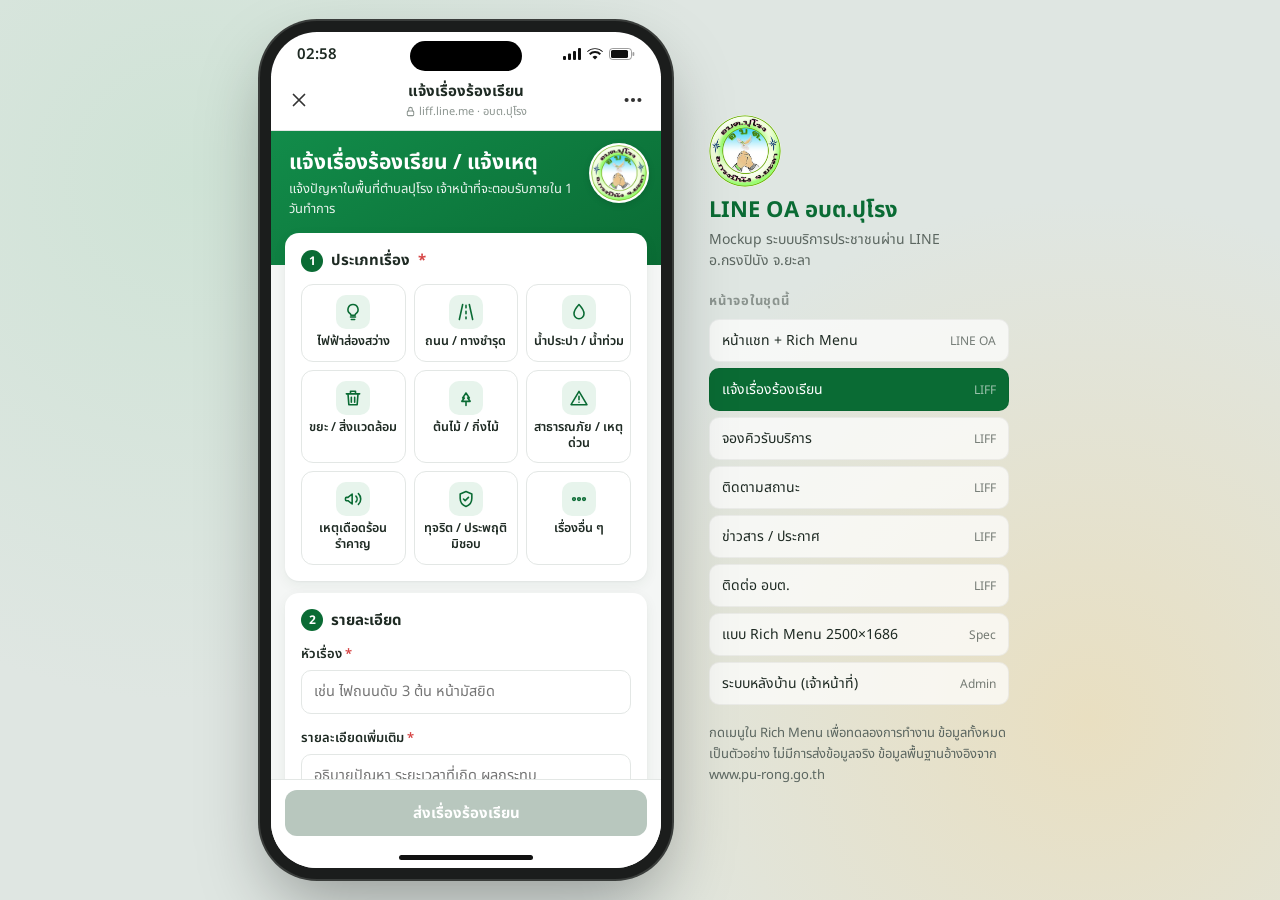
<file: complaint.html>
<!doctype html>
<html lang="th">
<head>
<meta charset="utf-8">
<meta name="viewport" content="width=device-width, initial-scale=1, viewport-fit=cover">
<title>แจ้งเรื่องร้องเรียน อบต.ปุโรง</title>
<link rel="preconnect" href="https://fonts.googleapis.com">
<link href="https://fonts.googleapis.com/css2?family=Noto+Sans+Thai:wght@400;500;600;700;800&display=swap" rel="stylesheet">
<link rel="stylesheet" href="assets/style.css">
</head>
<body>
<div class="stage">
  <div class="phone">
    <div id="head"></div>

    <!-- ===== form ===== -->
    <div class="liff-body" id="form-view">
      <div class="hero-band">
        <span class="seal" id="seal"></span>
        <h1>แจ้งเรื่องร้องเรียน / แจ้งเหตุ</h1>
        <p>แจ้งปัญหาในพื้นที่ตำบลปุโรง เจ้าหน้าที่จะตอบรับภายใน 1 วันทำการ</p>
      </div>

      <div class="section lift">
        <div class="card">
          <h3><span class="n">1</span>ประเภทเรื่อง <em style="color:var(--danger);font-style:normal">*</em></h3>
          <div class="chips" id="cats"></div>
        </div>

        <div class="card">
          <h3><span class="n">2</span>รายละเอียด</h3>
          <div class="field">
            <label for="title">หัวเรื่อง <em>*</em></label>
            <input class="input" id="title" placeholder="เช่น ไฟถนนดับ 3 ต้น หน้ามัสยิด">
          </div>
          <div class="field">
            <label for="detail">รายละเอียดเพิ่มเติม <em>*</em></label>
            <textarea class="textarea" id="detail" maxlength="500" placeholder="อธิบายปัญหา ระยะเวลาที่เกิด ผลกระทบ"></textarea>
            <div class="hint"><span id="cnt">0</span>/500 ตัวอักษร</div>
          </div>
          <div class="field">
            <label>รูปภาพประกอบ (สูงสุด 3 รูป)</label>
            <div class="upload" id="photos">
              <label class="add" for="file"><span id="cam"></span>เพิ่มรูป</label>
            </div>
            <input type="file" id="file" accept="image/*" multiple hidden>
          </div>
        </div>

        <div class="card">
          <h3><span class="n">3</span>สถานที่เกิดเหตุ</h3>
          <div class="field">
            <label for="vill">หมู่บ้าน <em>*</em></label>
            <select class="select" id="vill"><option value="">— เลือกหมู่บ้าน —</option></select>
          </div>
          <div class="field">
            <label for="place">จุดสังเกต</label>
            <input class="input" id="place" placeholder="เช่น ใกล้โรงเรียน / ถนน รพช. สายบาโงยีรา">
          </div>
          <div class="field">
            <div class="mapbox" id="map">
              <div class="river"></div>
              <div class="road" style="left:0;right:0;top:58%;height:10px"></div>
              <div class="road" style="left:30%;top:0;bottom:0;width:8px"></div>
              <span class="pin" id="pinic"></span>
              <span class="lbl" id="maplbl">ยังไม่ได้ระบุตำแหน่ง</span>
            </div>
            <button class="btn ghost" type="button" id="gps" style="width:100%;margin-top:8px;height:40px;font-size:14px"></button>
          </div>
        </div>

        <div class="card">
          <h3><span class="n">4</span>ข้อมูลผู้แจ้ง</h3>
          <div class="seg" id="anon" style="margin-bottom:14px">
            <button class="on" data-v="0" type="button">ระบุตัวตน</button>
            <button data-v="1" type="button">ไม่ประสงค์ออกนาม</button>
          </div>
          <div id="who">
            <div class="field">
              <label for="name">ชื่อ–นามสกุล <em>*</em></label>
              <input class="input" id="name" value="สมชาย ใจดี">
              <div class="hint">ดึงจากโปรไฟล์ LINE · แก้ไขได้</div>
            </div>
            <div class="field">
              <label for="tel">เบอร์โทรศัพท์ <em>*</em></label>
              <input class="input" id="tel" inputmode="tel" placeholder="08X-XXX-XXXX">
            </div>
          </div>
          <div class="notice hidden" id="anon-note"><span id="info-ic"></span>เรื่องที่ไม่ระบุตัวตนจะไม่สามารถติดต่อกลับได้ แต่ยังติดตามสถานะผ่าน LINE ได้ตามปกติ</div>
          <hr class="divider">
          <label class="check"><input type="checkbox" id="agree">ข้าพเจ้ายืนยันว่าข้อมูลเป็นความจริง และยินยอมให้ อบต.ปุโรง ใช้ข้อมูลเพื่อดำเนินการตามคำร้อง ตาม พ.ร.บ.คุ้มครองข้อมูลส่วนบุคคล</label>
        </div>
      </div>
    </div>

    <!-- ===== success ===== -->
    <div class="liff-body hidden" id="done-view">
      <div class="success">
        <div class="ok" id="okic"></div>
        <h2>ส่งเรื่องเรียบร้อยแล้ว</h2>
        <p>ระบบจะแจ้งความคืบหน้าผ่าน LINE ของท่าน</p>
      </div>
      <div class="section" style="padding-top:12px">
        <div class="ticket">
          <div class="tk-top"><small>เลขที่เรื่อง</small><div class="q" id="tid" style="font-size:30px"></div></div>
          <div class="tk-body">
            <div class="sum" id="sum"></div>
          </div>
        </div>
        <div class="card" style="margin-top:12px">
          <h3>ขั้นตอนถัดไป</h3>
          <ul class="timeline">
            <li class="done"><b>รับเรื่องเข้าระบบ</b><small id="now"></small></li>
            <li class="now"><b>เจ้าหน้าที่ตรวจสอบ / ส่งต่อกองที่รับผิดชอบ</b><small>ภายใน 1 วันทำการ</small></li>
            <li class="todo"><b>ลงพื้นที่ดำเนินการ</b></li>
            <li class="todo"><b>แจ้งผลการดำเนินการ</b></li>
          </ul>
        </div>
      </div>
    </div>

    <div class="sticky-cta" id="cta">
      <button class="btn primary" id="submit" disabled>ส่งเรื่องร้องเรียน</button>
    </div>
    <div class="sticky-cta hidden" id="cta-done">
      <a class="btn ghost" id="track-link" href="track.html">ติดตาม</a>
      <a class="btn line" id="back-chat" href="index.html">กลับไปที่แชท</a>
    </div>
    <div class="home-ind"></div>
  </div>
  <aside class="notes"></aside>
</div>

<script src="assets/app.js"></script>
<script>
const { icon } = PR;
const $ = (s) => document.querySelector(s);
$("#head").innerHTML = PR.liffHeader("แจ้งเรื่องร้องเรียน");
$("#seal").innerHTML = PR.seal(80);
$("#cam").innerHTML = icon("camera", 22);
$("#pinic").innerHTML = `<svg width="30" height="30" viewBox="0 0 24 24"><path fill="currentColor" d="M12 22s-7-6.3-7-12a7 7 0 0 1 14 0c0 5.7-7 12-7 12Z"/><circle cx="12" cy="10" r="2.6" fill="#fff"/></svg>`;
$("#pinic").style.display = "none";
$("#gps").innerHTML = icon("pin", 18) + "ใช้ตำแหน่งปัจจุบัน";
$("#info-ic").innerHTML = icon("info", 16);
$("#okic").innerHTML = icon("check", 38, 2.6);

/* categories → responsible division */
const CATS = [
  ["bulb", "ไฟฟ้าส่องสว่าง", "กองช่าง"],
  ["road", "ถนน / ทางชำรุด", "กองช่าง"],
  ["drop", "น้ำประปา / น้ำท่วม", "กองช่าง"],
  ["trash", "ขยะ / สิ่งแวดล้อม", "สำนักปลัด"],
  ["tree", "ต้นไม้ / กิ่งไม้", "สำนักปลัด"],
  ["alert", "สาธารณภัย / เหตุด่วน", "สำนักปลัด (ป้องกันฯ)"],
  ["megaphone", "เหตุเดือดร้อนรำคาญ", "สำนักปลัด"],
  ["shield", "ทุจริต / ประพฤติมิชอบ", "หน่วยตรวจสอบภายใน"],
  ["dots", "เรื่องอื่น ๆ", "สำนักปลัด"],
];
let cat = null;
$("#cats").innerHTML = CATS.map(([ic, l], i) => `<button type="button" class="chip" data-i="${i}"><span class="ci">${icon(ic, 20)}</span>${l}</button>`).join("");
$("#cats").onclick = (e) => {
  const b = e.target.closest(".chip"); if (!b) return;
  document.querySelectorAll("#cats .chip").forEach((c) => c.classList.toggle("on", c === b));
  cat = CATS[b.dataset.i];
  if (cat[1].startsWith("ทุจริต")) setAnon(true);
  validate();
};

PR.ORG.villages.forEach((v) => $("#vill").insertAdjacentHTML("beforeend", `<option>${v}</option>`));

/* photos */
const photos = [];
$("#file").onchange = (e) => {
  [...e.target.files].slice(0, 3 - photos.length).forEach((f) => photos.push(URL.createObjectURL(f)));
  drawPhotos(); e.target.value = "";
};
function drawPhotos() {
  document.querySelectorAll("#photos .ph").forEach((p) => p.remove());
  photos.forEach((u, i) => $("#photos .add").insertAdjacentHTML("beforebegin",
    `<div class="ph" style="background-image:url('${u}')"><button type="button" data-i="${i}">×</button></div>`));
  $("#photos .add").style.display = photos.length >= 3 ? "none" : "";
}
$("#photos").onclick = (e) => { const b = e.target.closest(".ph button"); if (b) { photos.splice(+b.dataset.i, 1); drawPhotos(); } };

/* location */
let located = false;
$("#gps").onclick = async () => {
  await PR.loading(700);
  located = true;
  $("#pinic").style.display = "";
  $("#maplbl").textContent = "📍 6.4732, 101.2867 (ตัวอย่าง)";
  PR.toast("ระบุตำแหน่งแล้ว");
};

/* anonymous */
function setAnon(on) {
  document.querySelectorAll("#anon button").forEach((b) => b.classList.toggle("on", (b.dataset.v === "1") === on));
  $("#who").classList.toggle("hidden", on);
  $("#anon-note").classList.toggle("hidden", !on);
  validate();
}
$("#anon").onclick = (e) => { const b = e.target.closest("button"); if (b) setAnon(b.dataset.v === "1"); };

/* validation */
const anon = () => $("#anon .on").dataset.v === "1";
function validate() {
  const ok = cat && $("#title").value.trim() && $("#detail").value.trim() && $("#vill").value && $("#agree").checked &&
    (anon() || ($("#name").value.trim() && $("#tel").value.replace(/\D/g, "").length >= 9));
  $("#submit").disabled = !ok;
}
["title", "detail", "vill", "agree", "name", "tel"].forEach((id) => $("#" + id).addEventListener("input", validate));
$("#agree").addEventListener("change", validate);
$("#detail").addEventListener("input", () => ($("#cnt").textContent = $("#detail").value.length));

/* submit */
$("#submit").onclick = async () => {
  await PR.loading(1100);
  const id = "PR-" + String(new Date().getFullYear() + 543).slice(2) + "-" + String(Math.floor(Math.random() * 9000) + 1000);
  $("#tid").textContent = id;
  $("#now").textContent = PR.thDate(new Date()) + " · " + PR.hhmm() + " น.";
  const rows = [
    ["ประเภท", cat[1]], ["หัวเรื่อง", $("#title").value], ["พื้นที่", $("#vill").value],
    ["หน่วยงานรับผิดชอบ", cat[2]], ["ผู้แจ้ง", anon() ? "ไม่ประสงค์ออกนาม" : $("#name").value],
    ["รูปภาพ", photos.length + " รูป"], ["พิกัด", located ? "ระบุแล้ว" : "ไม่ได้ระบุ"],
  ];
  PR.store.get().complaints.unshift({ id, ic: cat[0], cat: cat[1], t: $("#title").value, detail: $("#detail").value, v: $("#vill").value, dept: cat[2], s: "wait",
    name: anon() ? "" : $("#name").value, tel: anon() ? "" : $("#tel").value, anon: anon(), photos: photos.length, located, created: Date.now(), log: [{ at: Date.now(), b: "รับเรื่องเข้าระบบ" }], mine: true });
  PR.store.save();
  $("#sum").innerHTML = rows.map(([k, v]) => `<div class="r"><span>${k}</span><span>${v.replace(/</g, "&lt;")}</span></div>`).join("");
  $("#form-view").classList.add("hidden"); $("#cta").classList.add("hidden");
  $("#done-view").classList.remove("hidden"); $("#cta-done").classList.remove("hidden");
  $("#track-link").href = "track.html?id=" + id;
  $("#back-chat").href = "index.html?" + new URLSearchParams({ event: "complaint", id, cat: cat[1], vill: $("#vill").value });
};
</script>
</body>
</html>
</file>
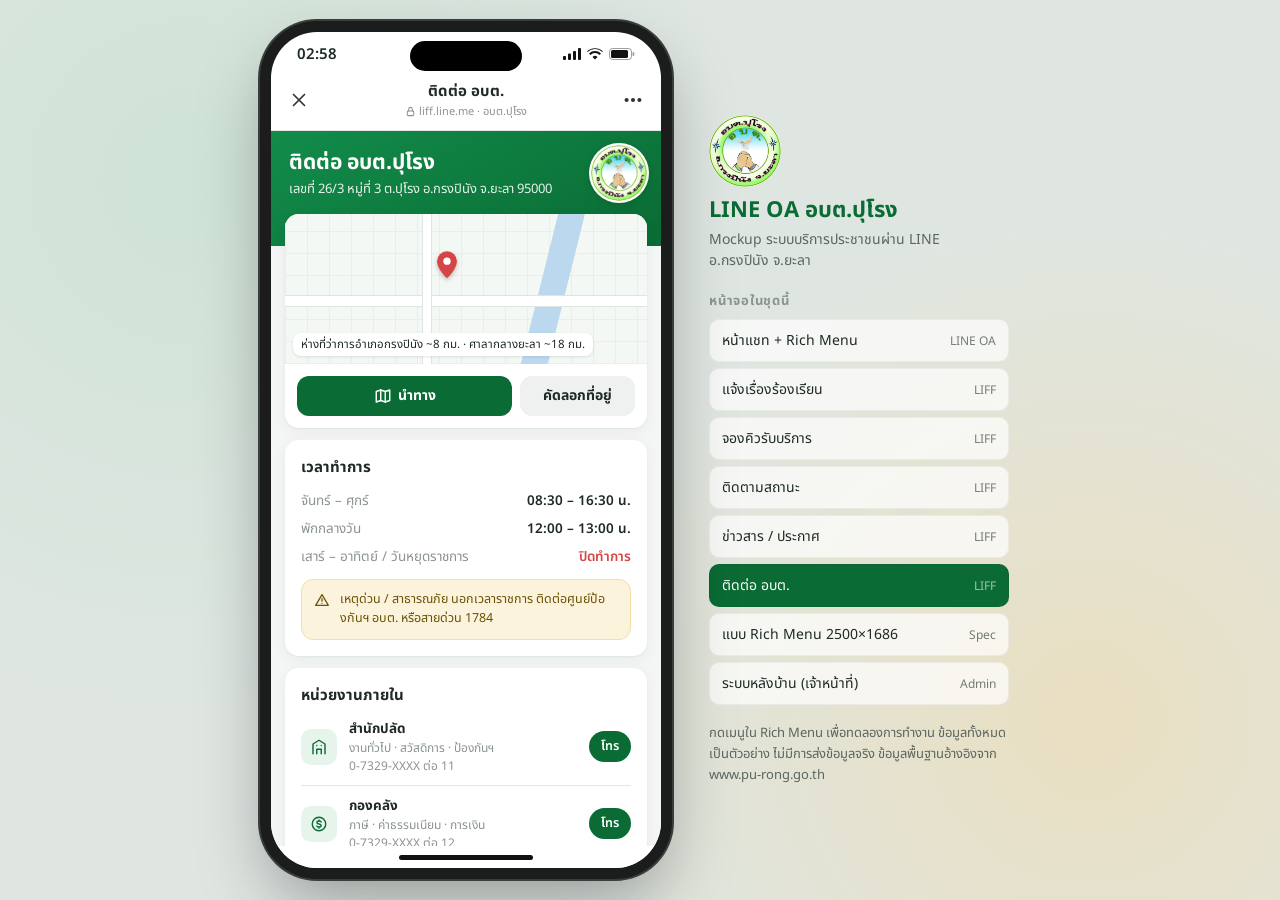
<file: contact.html>
<!doctype html>
<html lang="th">
<head>
<meta charset="utf-8">
<meta name="viewport" content="width=device-width, initial-scale=1, viewport-fit=cover">
<title>ติดต่อ อบต.ปุโรง</title>
<link rel="preconnect" href="https://fonts.googleapis.com">
<link href="https://fonts.googleapis.com/css2?family=Noto+Sans+Thai:wght@400;500;600;700;800&display=swap" rel="stylesheet">
<link rel="stylesheet" href="assets/style.css">
</head>
<body>
<div class="stage">
  <div class="phone">
    <div id="head"></div>
    <div class="liff-body">
      <div class="hero-band">
        <span class="seal" id="seal"></span>
        <h1>ติดต่อ อบต.ปุโรง</h1>
        <p id="addr"></p>
      </div>
      <div class="section lift">
        <div class="card" style="padding:0;overflow:hidden">
          <div class="mapbox" style="height:150px;border:0;border-radius:0">
            <div class="river"></div>
            <div class="road" style="left:0;right:0;top:55%;height:10px"></div>
            <div class="road" style="left:38%;top:0;bottom:0;width:8px"></div>
            <span class="pin" id="pinic" style="left:40%;top:22%"></span>
            <span class="lbl">ห่างที่ว่าการอำเภอกรงปินัง ~8 กม. · ศาลากลางยะลา ~18 กม.</span>
          </div>
          <div style="display:flex;gap:8px;padding:12px">
            <button class="btn primary" style="height:40px;font-size:14px" onclick="PR.toast('เปิด Google Maps')" id="nav"></button>
            <button class="btn ghost" style="height:40px;font-size:14px" onclick="PR.toast('คัดลอกที่อยู่แล้ว')">คัดลอกที่อยู่</button>
          </div>
        </div>

        <div class="card">
          <h3>เวลาทำการ</h3>
          <div class="sum">
            <div class="r"><span>จันทร์ – ศุกร์</span><span>08:30 – 16:30 น.</span></div>
            <div class="r"><span>พักกลางวัน</span><span>12:00 – 13:00 น.</span></div>
            <div class="r"><span>เสาร์ – อาทิตย์ / วันหยุดราชการ</span><span style="color:var(--danger)">ปิดทำการ</span></div>
          </div>
          <div class="notice" style="margin-top:12px"><span id="al"></span>เหตุด่วน / สาธารณภัย นอกเวลาราชการ ติดต่อศูนย์ป้องกันฯ อบต. หรือสายด่วน 1784</div>
        </div>

        <div class="card">
          <h3>หน่วยงานภายใน</h3>
          <div id="depts"></div>
        </div>

        <div class="card">
          <h3>หมู่บ้านในเขตตำบลปุโรง</h3>
          <div id="vills"></div>
        </div>

        <div class="grid2" style="margin-bottom:12px">
          <a class="quick-act" href="#" onclick="PR.toast('เปิดเว็บไซต์ www.pu-rong.go.th');return false"><span class="ci" style="background:#0a6b34" id="ic-web"></span>เว็บไซต์ อบต.</a>
          <a class="quick-act" href="#" onclick="PR.toast('เปิด Facebook Page');return false"><span class="ci" style="background:#1877f2" id="ic-fb"></span>Facebook</a>
        </div>
        <p style="text-align:center;font-size:12px;color:var(--ink-3)">เบอร์โทรศัพท์เป็นตัวอย่าง (XXXX) — ใส่เบอร์จริงก่อนใช้งาน</p>
      </div>
    </div>
    <div class="home-ind"></div>
  </div>
  <aside class="notes"></aside>
</div>
<script src="assets/app.js"></script>
<script>
const { icon } = PR;
const $ = (s) => document.querySelector(s);
$("#head").innerHTML = PR.liffHeader("ติดต่อ อบต.");
$("#seal").innerHTML = PR.seal(80);
$("#addr").textContent = PR.ORG.address;
$("#pinic").innerHTML = `<svg width="34" height="34" viewBox="0 0 24 24"><path fill="currentColor" d="M12 22s-7-6.3-7-12a7 7 0 0 1 14 0c0 5.7-7 12-7 12Z"/><circle cx="12" cy="10" r="2.6" fill="#fff"/></svg>`;
$("#nav").innerHTML = icon("map", 18) + "นำทาง";
$("#al").innerHTML = icon("alert", 16);
$("#ic-web").innerHTML = icon("globe", 20);
$("#ic-fb").innerHTML = icon("fb", 20);

const DEPTS = [
  ["building", "สำนักปลัด", "งานทั่วไป · สวัสดิการ · ป้องกันฯ", "ต่อ 11"],
  ["coin", "กองคลัง", "ภาษี · ค่าธรรมเนียม · การเงิน", "ต่อ 12"],
  ["road", "กองช่าง", "ถนน · ไฟฟ้า · ประปา · ขออนุญาตก่อสร้าง", "ต่อ 13"],
  ["house", "กองการศึกษา ศาสนาและวัฒนธรรม", "ศูนย์พัฒนาเด็กเล็ก · กิจกรรม", "ต่อ 14"],
  ["shield", "หน่วยตรวจสอบภายใน", "รับเรื่องทุจริต / ประพฤติมิชอบ", "ต่อ 15"],
];
$("#depts").innerHTML = DEPTS.map(([ic, n, d, ext]) => `
  <div class="contact-row"><span class="ci">${icon(ic, 18)}</span>
    <span class="tx"><b>${n}</b><small>${d}</small><small>0-7329-XXXX ${ext}</small></span>
    <button class="act" onclick="PR.toast('โทรออก: ${n}')">โทร</button></div>`).join("");
$("#vills").innerHTML = PR.ORG.villages.map((v) => `
  <div class="contact-row"><span class="ci">${icon("pin", 18)}</span><span class="tx"><b>${v}</b></span></div>`).join("");
</script>
</body>
</html>
</file>
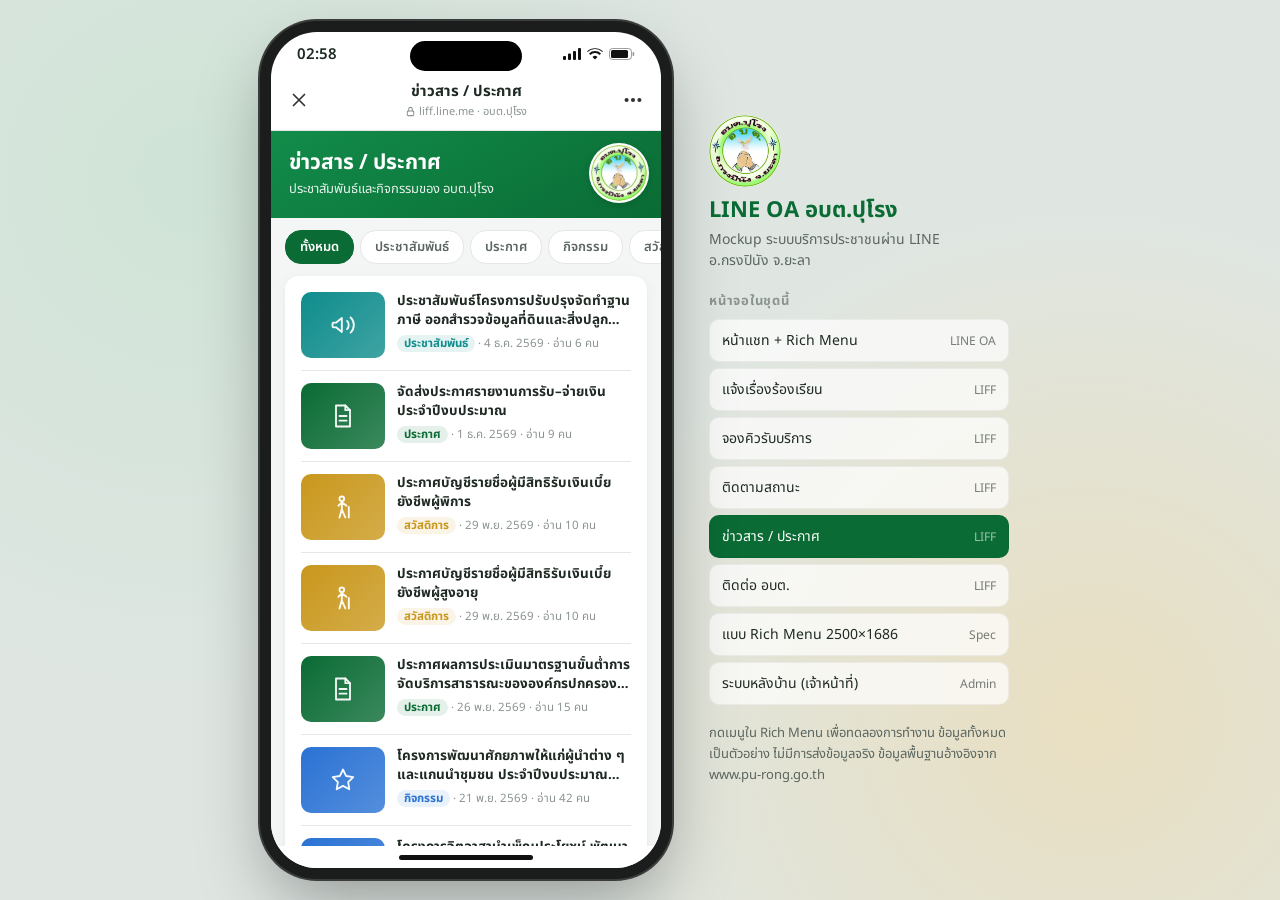
<file: news.html>
<!doctype html>
<html lang="th">
<head>
<meta charset="utf-8">
<meta name="viewport" content="width=device-width, initial-scale=1, viewport-fit=cover">
<title>ข่าวสาร อบต.ปุโรง</title>
<link rel="preconnect" href="https://fonts.googleapis.com">
<link href="https://fonts.googleapis.com/css2?family=Noto+Sans+Thai:wght@400;500;600;700;800&display=swap" rel="stylesheet">
<link rel="stylesheet" href="assets/style.css">
</head>
<body>
<div class="stage">
  <div class="phone">
    <div id="head"></div>
    <div class="liff-body">
      <div class="hero-band" style="padding-bottom:18px">
        <span class="seal" id="seal"></span>
        <h1>ข่าวสาร / ประกาศ</h1>
        <p>ประชาสัมพันธ์และกิจกรรมของ อบต.ปุโรง</p>
      </div>
      <div style="height:12px"></div>
      <div class="tabs" id="tabs"></div>
      <div class="section">
        <div class="card" id="list"></div>
        <p style="text-align:center;font-size:12px;color:var(--ink-3)">หัวข้อข่าวอ้างอิงจาก www.pu-rong.go.th · วันที่เป็นตัวอย่าง</p>
      </div>
    </div>
    <div class="home-ind"></div>
  </div>
  <aside class="notes"></aside>
</div>
<script src="assets/app.js"></script>
<script>
const { icon, thDate } = PR;
const $ = (s) => document.querySelector(s);
$("#head").innerHTML = PR.liffHeader("ข่าวสาร / ประกาศ");
$("#seal").innerHTML = PR.seal(80);

const C = PR.NEWS_CAT;
const NEWS = PR.store.get().news.filter((n) => n.pub).sort((a, b) => b.at - a.at);
const esc = (t) => t.replace(/</g, "&lt;");
let cur = "all";
$("#tabs").innerHTML = [["all", "ทั้งหมด"], ...Object.entries(C).map(([k, v]) => [k, v[0]])]
  .map(([k, l]) => `<button data-k="${k}" class="${k === cur ? "on" : ""}">${l}</button>`).join("");
$("#tabs").onclick = (e) => { const b = e.target.closest("button"); if (!b) return; cur = b.dataset.k; document.querySelectorAll("#tabs button").forEach((x) => x.classList.toggle("on", x === b)); draw(); };
function draw() {
  $("#list").innerHTML = NEWS.filter((n) => cur === "all" || n.cat === cur).map(({ cat: k, t, at, reads: r }) => `
    <a class="news-item" href="#" onclick="PR.toast('เปิดรายละเอียดข่าว');return false">
      <span class="thumb" style="background:linear-gradient(135deg,${C[k][1]},${C[k][1]}cc)">${icon(C[k][2], 28, 1.6)}</span>
      <span><h4>${esc(t)}</h4><small><span class="pill" style="background:${C[k][1]}1a;color:${C[k][1]};padding:0 7px">${C[k][0]}</span> · ${thDate(new Date(at))} · อ่าน ${r} คน</small></span>
    </a>`).join("");
}
draw();
</script>
</body>
</html>
</file>
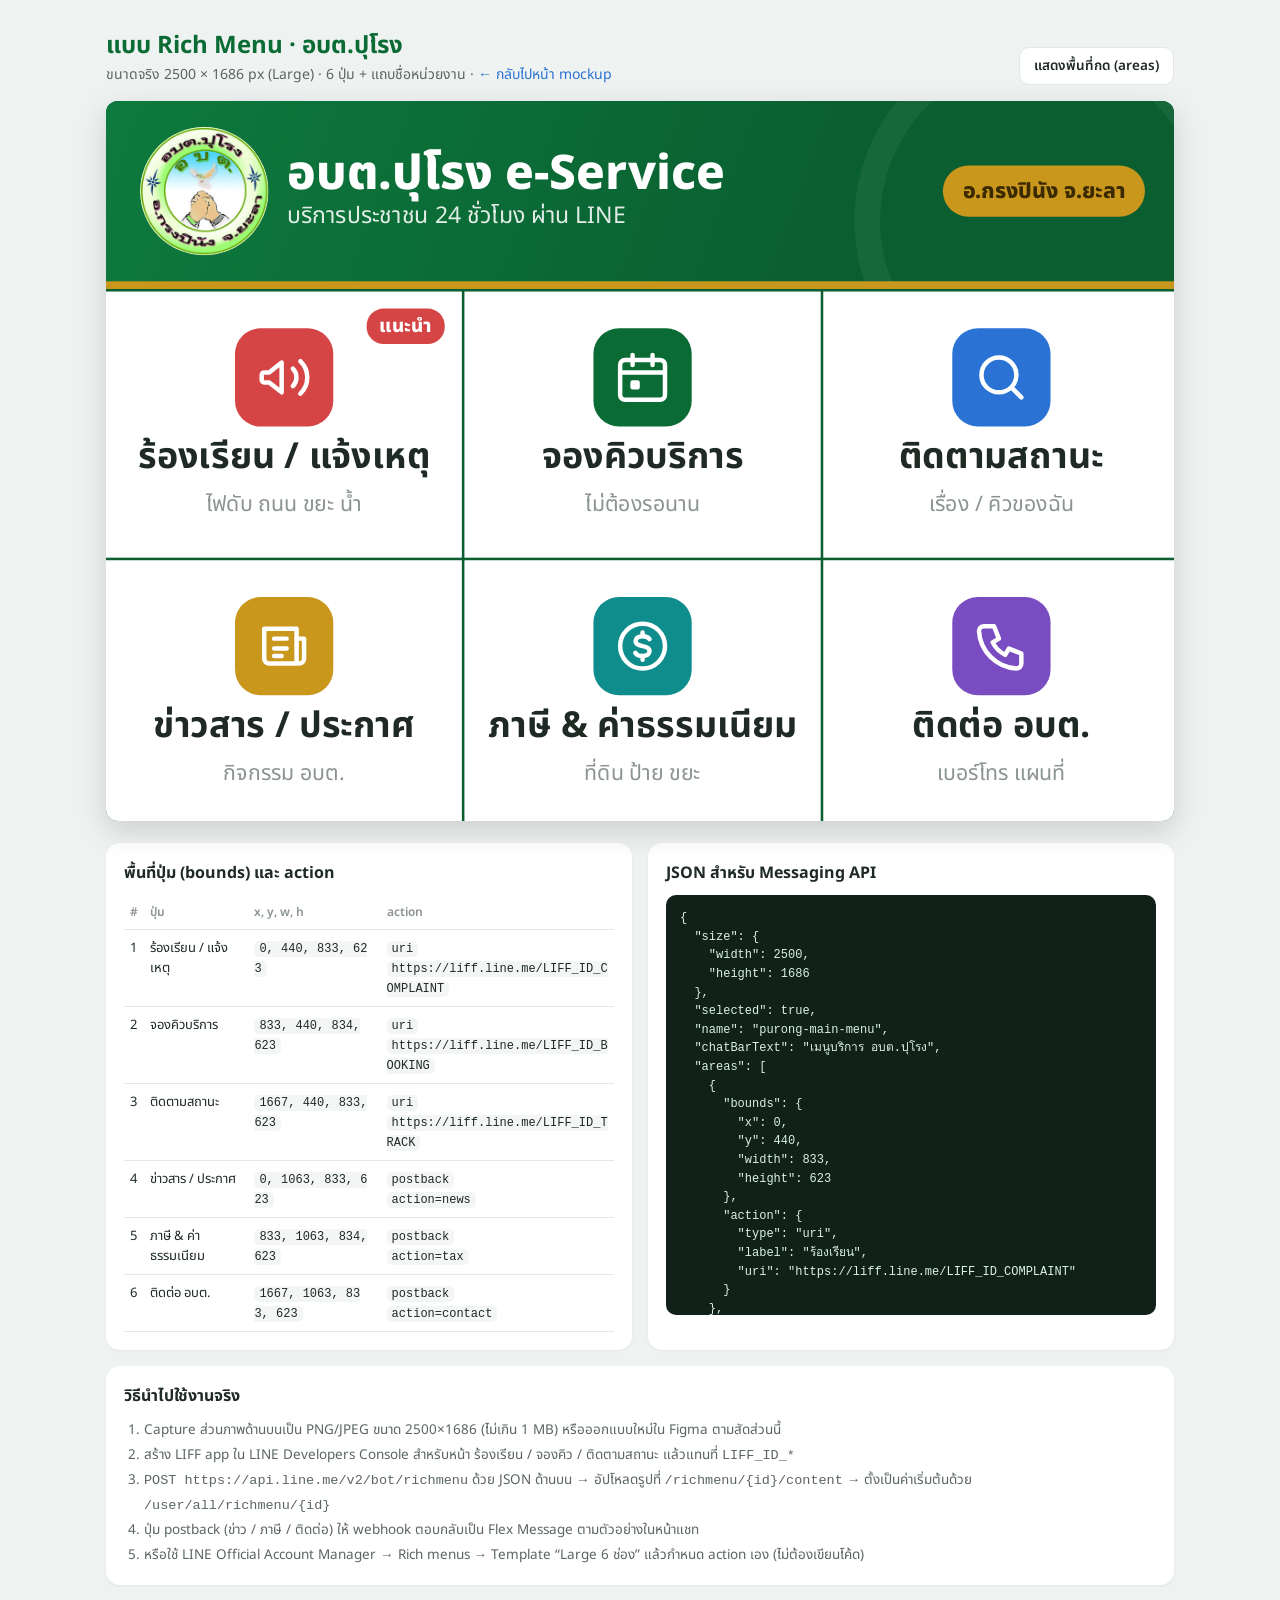
<file: richmenu.html>
<!doctype html>
<html lang="th">
<head>
<meta charset="utf-8">
<meta name="viewport" content="width=device-width, initial-scale=1">
<title>แบบ Rich Menu อบต.ปุโรง</title>
<link rel="preconnect" href="https://fonts.googleapis.com">
<link href="https://fonts.googleapis.com/css2?family=Noto+Sans+Thai:wght@400;500;600;700;800&display=swap" rel="stylesheet">
<link rel="stylesheet" href="assets/style.css">
<style>
  body { background: #eef2f0; }
  .wrap { max-width: 1100px; margin: 0 auto; padding: 28px 16px 60px; }
  .top { display: flex; flex-wrap: wrap; gap: 12px; align-items: flex-end; justify-content: space-between; margin-bottom: 16px; }
  .top h1 { font-size: 24px; color: var(--brand); }
  .top p { color: var(--ink-2); font-size: 14px; }
  .tools { display: flex; gap: 8px; }
  .tools button, .tools a { padding: 8px 14px; border-radius: 10px; background: #fff; border: 1px solid var(--border); font-size: 13.5px; font-weight: 600; }
  .tools .on { background: var(--brand); color: #fff; border-color: var(--brand); }

  /* full-size canvas 2500x1686, scaled to fit */
  .fit { width: 100%; aspect-ratio: 2500/1686; position: relative; border-radius: 12px; overflow: hidden; box-shadow: 0 10px 30px rgba(0,0,0,.15); background: #fff; }
  .rm { position: absolute; left: 0; top: 0; width: 2500px; height: 1686px; transform-origin: 0 0; display: grid;
        grid-template-columns: 833px 834px 833px; grid-template-rows: 440px 623px 623px;
        background: #0a5e30; gap: 6px; font-family: var(--font); }
  .rm .bn { grid-column: 1/-1; display: flex; align-items: center; gap: 44px; padding: 0 80px; color: #fff;
            background: linear-gradient(110deg, #0d7a3d 0%, #0a5e30 70%), #0a5e30; border-bottom: 18px solid var(--gold); position: relative; overflow: hidden; }
  .rm .bn::after { content: ""; position: absolute; right: -120px; top: -160px; width: 760px; height: 760px; border-radius: 50%; border: 60px solid rgba(255,255,255,.06); }
  .rm .bn h2 { font-size: 112px; line-height: 1.05; font-weight: 800; }
  .rm .bn p { font-size: 54px; opacity: .88; }
  .rm .bn .pl { margin-left: auto; background: var(--gold); color: #3b2a00; font-size: 50px; font-weight: 800; padding: 22px 46px; border-radius: 80px; position: relative; z-index: 1; }
  .rm .tl { background: #fff; display: flex; flex-direction: column; align-items: center; justify-content: center; gap: 26px; text-align: center; position: relative; }
  .rm .tl .ic { width: 230px; height: 230px; border-radius: 60px; display: grid; place-items: center; color: #fff; }
  .rm .tl b { font-size: 84px; line-height: 1.1; color: var(--ink); }
  .rm .tl small { font-size: 50px; color: var(--ink-3); }
  .rm .tl .hot { position: absolute; top: 40px; right: 40px; background: var(--danger); color: #fff; font-size: 44px; font-weight: 800; padding: 8px 30px; border-radius: 40px; }
  .rm .area { display: none; position: absolute; inset: 0; border: 6px dashed #ff2d6f; background: rgba(255,45,111,.07); color: #ff2d6f; font: 700 44px/1.3 ui-monospace, Consolas, monospace; padding: 22px; text-align: left; align-items: flex-start; justify-content: flex-start; z-index: 2; }
  .show-areas .rm .area { display: flex; }

  .grid { display: grid; grid-template-columns: 1fr 1fr; gap: 16px; margin-top: 22px; }
  @media (max-width: 800px) { .grid { grid-template-columns: 1fr; } }
  .panel { background: #fff; border-radius: 14px; padding: 18px; box-shadow: 0 1px 3px rgba(0,0,0,.05); min-width: 0; }
  .panel h3 { font-size: 16px; margin-bottom: 10px; }
  table { width: 100%; border-collapse: collapse; font-size: 13px; }
  th, td { text-align: left; padding: 8px 6px; border-bottom: 1px solid var(--border); vertical-align: top; }
  th { color: var(--ink-3); font-weight: 600; font-size: 12px; }
  td code { font-size: 12px; background: var(--bg); padding: 1px 5px; border-radius: 5px; word-break: break-all; }
  pre { background: #12201a; color: #d9f2e2; border-radius: 10px; padding: 14px; font-size: 12px; line-height: 1.55; overflow: auto; max-height: 420px; }
  ol.how { padding-left: 20px; font-size: 13.5px; color: var(--ink-2); line-height: 1.8; }
</style>
</head>
<body>
<div class="wrap">
  <div class="top">
    <div>
      <h1>แบบ Rich Menu · อบต.ปุโรง</h1>
      <p>ขนาดจริง 2500 × 1686 px (Large) · 6 ปุ่ม + แถบชื่อหน่วยงาน · <a href="index.html" style="color:var(--info)">← กลับไปหน้า mockup</a></p>
    </div>
    <div class="tools">
      <button id="tg">แสดงพื้นที่กด (areas)</button>
    </div>
  </div>

  <div class="fit" id="fit">
    <div class="rm" id="rm">
      <div class="bn" style="position:relative">
        <span id="seal"></span>
        <div><h2>อบต.ปุโรง e-Service</h2><p>บริการประชาชน 24 ชั่วโมง ผ่าน LINE</p></div>
        <span class="pl">อ.กรงปินัง จ.ยะลา</span>
        <span class="area">banner · ไม่มี action</span>
      </div>
    </div>
  </div>

  <div class="grid">
    <div class="panel">
      <h3>พื้นที่ปุ่ม (bounds) และ action</h3>
      <table><thead><tr><th>#</th><th>ปุ่ม</th><th>x, y, w, h</th><th>action</th></tr></thead><tbody id="tbl"></tbody></table>
    </div>
    <div class="panel">
      <h3>JSON สำหรับ Messaging API</h3>
      <pre id="json"></pre>
    </div>
    <div class="panel" style="grid-column:1/-1">
      <h3>วิธีนำไปใช้งานจริง</h3>
      <ol class="how">
        <li>Capture ส่วนภาพด้านบนเป็น PNG/JPEG ขนาด 2500×1686 (ไม่เกิน 1 MB) หรือออกแบบใหม่ใน Figma ตามสัดส่วนนี้</li>
        <li>สร้าง LIFF app ใน LINE Developers Console สำหรับหน้า ร้องเรียน / จองคิว / ติดตามสถานะ แล้วแทนที่ <code>LIFF_ID_*</code></li>
        <li><code>POST https://api.line.me/v2/bot/richmenu</code> ด้วย JSON ด้านบน → อัปโหลดรูปที่ <code>/richmenu/{id}/content</code> → ตั้งเป็นค่าเริ่มต้นด้วย <code>/user/all/richmenu/{id}</code></li>
        <li>ปุ่ม postback (ข่าว / ภาษี / ติดต่อ) ให้ webhook ตอบกลับเป็น Flex Message ตามตัวอย่างในหน้าแชท</li>
        <li>หรือใช้ LINE Official Account Manager → Rich menus → Template “Large 6 ช่อง” แล้วกำหนด action เอง (ไม่ต้องเขียนโค้ด)</li>
      </ol>
    </div>
  </div>
</div>

<script src="assets/app.js"></script>
<script>
const { icon } = PR;
const $ = (s) => document.querySelector(s);
$("#seal").innerHTML = PR.seal(300);

const BTN = [
  ["megaphone", "#d64545", "ร้องเรียน / แจ้งเหตุ", "ไฟดับ ถนน ขยะ น้ำ", { type: "uri", label: "ร้องเรียน", uri: "https://liff.line.me/LIFF_ID_COMPLAINT" }, true],
  ["calendar", "#0a6b34", "จองคิวบริการ", "ไม่ต้องรอนาน", { type: "uri", label: "จองคิว", uri: "https://liff.line.me/LIFF_ID_BOOKING" }],
  ["search", "#2a72d4", "ติดตามสถานะ", "เรื่อง / คิวของฉัน", { type: "uri", label: "ติดตาม", uri: "https://liff.line.me/LIFF_ID_TRACK" }],
  ["news", "#c9971c", "ข่าวสาร / ประกาศ", "กิจกรรม อบต.", { type: "postback", label: "ข่าวสาร", data: "action=news", displayText: "ข่าวสาร / ประกาศ" }],
  ["coin", "#0f8c8c", "ภาษี & ค่าธรรมเนียม", "ที่ดิน ป้าย ขยะ", { type: "postback", label: "ภาษี", data: "action=tax", displayText: "ภาษี & ค่าธรรมเนียม" }],
  ["phone", "#7a4cc2", "ติดต่อ อบต.", "เบอร์โทร แผนที่", { type: "postback", label: "ติดต่อ", data: "action=contact", displayText: "ติดต่อ อบต." }],
];
const COLS = [[0, 833], [833, 834], [1667, 833]], ROWS = [[440, 623], [1063, 623]];
const areas = BTN.map((b, i) => {
  const [x, w] = COLS[i % 3], [y, h] = ROWS[Math.floor(i / 3)];
  return { bounds: { x, y, width: w, height: h }, action: b[4] };
});
BTN.forEach((b, i) => {
  const a = areas[i].bounds;
  $("#rm").insertAdjacentHTML("beforeend", `<div class="tl">${b[5] ? '<span class="hot">แนะนำ</span>' : ""}
    <span class="ic" style="background:${b[1]}">${icon(b[0], 140, 1.8)}</span><b>${b[2]}</b><small>${b[3]}</small>
    <span class="area">#${i + 1} ${b[4].type}<br>${a.x},${a.y} ${a.width}×${a.height}</span></div>`);
  $("#tbl").insertAdjacentHTML("beforeend", `<tr><td>${i + 1}</td><td>${b[2]}</td><td><code>${a.x}, ${a.y}, ${a.width}, ${a.height}</code></td>
    <td><code>${b[4].type}</code><br><code>${b[4].uri || b[4].data}</code></td></tr>`);
});
$("#json").textContent = JSON.stringify({
  size: { width: 2500, height: 1686 }, selected: true, name: "purong-main-menu", chatBarText: "เมนูบริการ อบต.ปุโรง", areas,
}, null, 2);

function fit() { $("#rm").style.transform = `scale(${$("#fit").clientWidth / 2500})`; }
addEventListener("resize", fit); fit();
$("#tg").onclick = () => { $("#tg").classList.toggle("on", document.body.classList.toggle("show-areas")); };
</script>
</body>
</html>
</file>
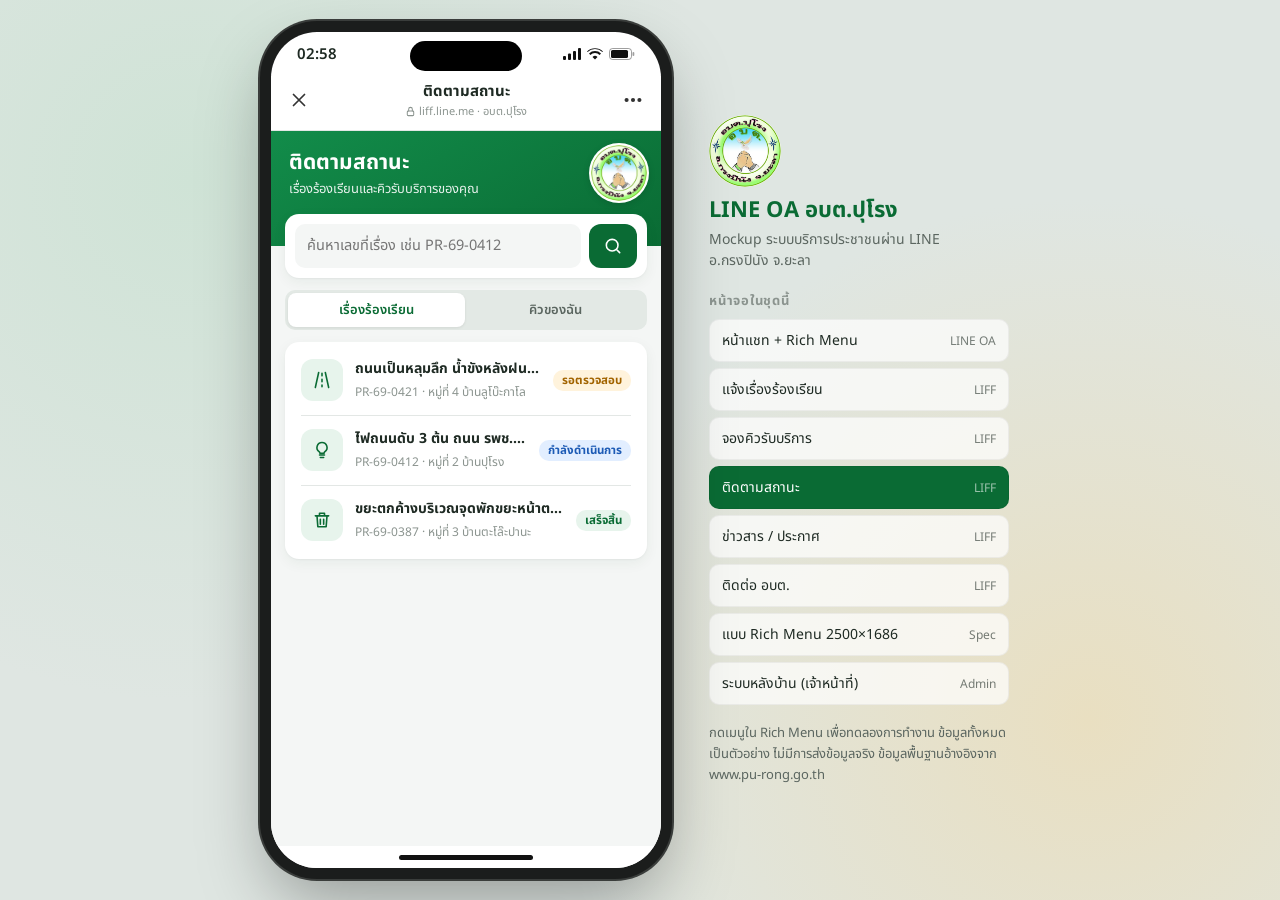
<file: track.html>
<!doctype html>
<html lang="th">
<head>
<meta charset="utf-8">
<meta name="viewport" content="width=device-width, initial-scale=1, viewport-fit=cover">
<title>ติดตามสถานะ อบต.ปุโรง</title>
<link rel="preconnect" href="https://fonts.googleapis.com">
<link href="https://fonts.googleapis.com/css2?family=Noto+Sans+Thai:wght@400;500;600;700;800&display=swap" rel="stylesheet">
<link rel="stylesheet" href="assets/style.css">
</head>
<body>
<div class="stage">
  <div class="phone">
    <div id="head"></div>
    <div class="liff-body" id="body">
      <div class="hero-band">
        <span class="seal" id="seal"></span>
        <h1>ติดตามสถานะ</h1>
        <p>เรื่องร้องเรียนและคิวรับบริการของคุณ</p>
      </div>
      <div class="section lift">
        <form class="card" id="search" style="display:flex;gap:8px;padding:10px">
          <input class="input" id="q" placeholder="ค้นหาเลขที่เรื่อง เช่น PR-69-0412" style="border:0;background:var(--bg)">
          <button class="btn primary" style="flex:0 0 48px;height:44px" id="sbtn" aria-label="ค้นหา"></button>
        </form>
        <div class="seg" id="tabs" style="margin-bottom:12px;background:#e3e9e5">
          <button class="on" data-t="c">เรื่องร้องเรียน</button>
          <button data-t="q">คิวของฉัน</button>
        </div>
        <div class="card" id="list"></div>
        <div class="card hidden" id="detail"></div>
      </div>
    </div>
    <div class="home-ind"></div>
  </div>
  <aside class="notes"></aside>
</div>

<script src="assets/app.js"></script>
<script>
const { icon, thDate } = PR;
const $ = (s) => document.querySelector(s);
$("#head").innerHTML = PR.liffHeader("ติดตามสถานะ");
$("#seal").innerHTML = PR.seal(80);
$("#sbtn").innerHTML = icon("search", 20);

const { ST, QST } = PR;
const db = PR.store.get();

// citizen view: เรื่อง/คิวของ "ฉัน" (ข้อมูลตัวอย่างที่ติดธง mine หรือเรื่องตัวอย่าง 3 รายการ)
const DEMO = ["0412", "0387", "0421"];
const want = new URLSearchParams(location.search).get("id");
const COMPLAINTS = db.complaints.filter((c) => c.mine || c.id === want || DEMO.some((n) => c.id.endsWith(n)))
  .map((c) => ({ ...c, tl: PR.complaintTimeline(c), rate: c.s === "done" }));
const QUEUES = db.queues.filter((q) => q.mine).sort((a, b) => b.day.localeCompare(a.day))
  .map((q) => ({ ...q, t: q.svc, d: thDate(PR.fromYmd(q.day)) }));

const qs = new URLSearchParams(location.search);
if (qs.get("id") && !COMPLAINTS.some((c) => c.id === qs.get("id"))) {
  COMPLAINTS.unshift({ id: qs.get("id"), ic: "megaphone", t: "เรื่องที่แจ้งล่าสุด", v: "ตำบลปุโรง", s: "wait", dept: "รอมอบหมาย",
    tl: [["done", "รับเรื่องเข้าระบบ", thDate(new Date()) + " · " + PR.hhmm() + " น."], ["now", "รอเจ้าหน้าที่ตรวจสอบ", "ภายใน 1 วันทำการ"], ["todo", "ลงพื้นที่ดำเนินการ"], ["todo", "แจ้งผลการดำเนินการ"]] });
}

let tab = qs.get("tab") === "queue" ? "q" : "c";
function drawList(filter = "") {
  $("#detail").classList.add("hidden"); $("#list").classList.remove("hidden");
  document.querySelectorAll("#tabs button").forEach((b) => b.classList.toggle("on", b.dataset.t === tab));
  if (tab === "c") {
    const rows = COMPLAINTS.filter((c) => !filter || c.id.toLowerCase().includes(filter.toLowerCase()));
    $("#list").innerHTML = rows.length ? rows.map((c) => `
      <a class="list-item" href="#" data-id="${c.id}">
        <span class="li-ic">${icon(c.ic, 20)}</span>
        <span class="li-tx"><b>${c.t.replace(/</g, "&lt;")}</b><small>${c.id} · ${c.v}</small></span>
        <span class="pill ${c.s}">${ST[c.s]}</span>
      </a>`).join("") : `<p style="text-align:center;color:var(--ink-3);font-size:13.5px;padding:16px 0">ไม่พบเลขที่เรื่อง “${filter.replace(/</g, "&lt;")}”</p>`;
  } else {
    $("#list").innerHTML = QUEUES.map((q) => `
      <div class="list-item">
        <span class="li-ic" style="background:#f1e8ff;color:#6a3bbf;font-weight:800;font-size:13px">${q.id}</span>
        <span class="li-tx"><b>${q.t}</b><small>${q.d} · ${q.time} น. · ${q.dept}</small></span>
        <span class="pill ${q.s}">${QST[q.s]}</span>
      </div>`).join("") +
      `<a class="btn primary" href="booking.html" style="margin-top:14px;height:42px">${icon("plus", 18)} จองคิวใหม่</a>`;
  }
}
function drawDetail(id) {
  const c = COMPLAINTS.find((x) => x.id === id);
  $("#list").classList.add("hidden"); $("#detail").classList.remove("hidden");
  $("#detail").innerHTML = `
    <button style="color:var(--info);font-size:13px;font-weight:600;display:flex;align-items:center;gap:2px;margin-bottom:10px" id="bk">${icon("back", 16)} รายการทั้งหมด</button>
    <div style="display:flex;justify-content:space-between;align-items:center;margin-bottom:6px"><small style="color:var(--ink-3)">${c.id}</small><span class="pill ${c.s}">${ST[c.s]}</span></div>
    <h3 style="font-size:16px;line-height:1.45;margin-bottom:10px">${c.t.replace(/</g, "&lt;")}</h3>
    <div class="sum"><div class="r"><span>พื้นที่</span><span>${c.v}</span></div><div class="r"><span>หน่วยงาน</span><span>${c.dept}</span></div></div>
    <hr class="divider">
    <ul class="timeline">${c.tl.map(([k, b, s, p]) => `<li class="${k}"><b>${b}</b>${s ? `<small>${s}</small>` : ""}${p ? `<p>${p}</p>` : ""}</li>`).join("")}</ul>
    ${c.rate ? `<hr class="divider"><div style="text-align:center"><b style="font-size:14px">ประเมินความพึงพอใจ</b>
      <div id="stars" style="display:flex;justify-content:center;gap:6px;margin-top:8px;color:#d9ddda">${[1, 2, 3, 4, 5].map((i) => `<button data-i="${i}">${icon("star", 30, 1.6)}</button>`).join("")}</div></div>` : ""}`;
  $("#bk").onclick = () => drawList();
  const st = $("#stars");
  if (st) st.onclick = (e) => {
    const b = e.target.closest("button"); if (!b) return;
    st.querySelectorAll("button").forEach((x) => { const on = +x.dataset.i <= +b.dataset.i; x.style.color = on ? "#f2b01e" : ""; x.querySelector("svg").setAttribute("fill", on ? "currentColor" : "none"); });
    PR.toast("ขอบคุณสำหรับการประเมิน");
  };
}
$("#list").onclick = (e) => { const a = e.target.closest("a[data-id]"); if (a) { e.preventDefault(); drawDetail(a.dataset.id); } };
$("#tabs").onclick = (e) => { const b = e.target.closest("button"); if (b) { tab = b.dataset.t; drawList(); } };
$("#search").onsubmit = (e) => { e.preventDefault(); tab = "c"; drawList($("#q").value.trim()); };

drawList();
if (qs.get("id")) drawDetail(qs.get("id"));
</script>
</body>
</html>
</file>
<file: assets/style.css>
/* ============================================================
   Mockup LINE OA อบต.ปุโรง — shared styles
   ============================================================ */
:root {
  --line: #06c755;
  --brand: #0a6b34;        /* เขียว อบต. (อ้างอิงเว็บไซต์ #006600) */
  --brand-2: #128c4a;
  --brand-soft: #e7f4ec;
  --gold: #c9971c;
  --gold-soft: #fbf3dc;
  --ink: #1e2a23;
  --ink-2: #5b6660;
  --ink-3: #8b948f;
  --bg: #f4f6f5;
  --card: #ffffff;
  --border: #e3e7e5;
  --danger: #d64545;
  --warn: #e08a00;
  --info: #2a72d4;
  --chat-bg: #8fabd3;
  --radius: 14px;
  --font: "Noto Sans Thai", "Sarabun", "Leelawadee UI", Tahoma, sans-serif;
}

* { box-sizing: border-box; margin: 0; padding: 0; }
html, body { height: 100%; }
body {
  font-family: var(--font);
  color: var(--ink);
  background: #dfe6e2;
  background-image: radial-gradient(circle at 15% 20%, #cfe3d6 0, transparent 40%),
                    radial-gradient(circle at 85% 80%, #e9dfc1 0, transparent 40%);
  -webkit-font-smoothing: antialiased;
}
button, input, select, textarea { font: inherit; color: inherit; }
button { cursor: pointer; border: 0; background: none; }
a { color: inherit; text-decoration: none; }
svg { display: block; }

/* ---------- Stage + phone frame ---------- */
.stage {
  min-height: 100%;
  display: flex;
  align-items: center;
  justify-content: center;
  gap: 48px;
  padding: 32px 16px;
}
.phone {
  position: relative;
  width: 390px;
  height: 844px;
  max-height: calc(100vh - 64px);
  min-height: 640px;
  background: #fff;
  border-radius: 46px;
  box-shadow: 0 0 0 11px #1b1d1c, 0 0 0 13px #3a3d3b, 0 30px 70px rgba(0,0,0,.35);
  overflow: hidden;
  display: flex;
  flex-direction: column;
}
.statusbar {
  flex: none;
  height: 44px;
  padding: 0 26px;
  display: flex;
  align-items: center;
  justify-content: space-between;
  font-size: 15px;
  font-weight: 600;
  position: relative;
  z-index: 5;
}
.statusbar::after { /* dynamic island */
  content: "";
  position: absolute;
  left: 50%; top: 9px;
  width: 112px; height: 30px;
  transform: translateX(-50%);
  background: #000;
  border-radius: 20px;
}
.statusbar .sb-icons { display: flex; gap: 6px; align-items: center; }

/* side panel (desktop only) */
.notes {
  width: 300px;
  font-size: 14px;
  color: var(--ink-2);
}
.notes h1 { font-size: 22px; color: var(--brand); line-height: 1.3; margin-bottom: 4px; }
.notes .sub { margin-bottom: 20px; }
.notes h2 { font-size: 13px; text-transform: uppercase; letter-spacing: .06em; color: var(--ink-3); margin: 18px 0 8px; }
.notes ul { list-style: none; display: grid; gap: 6px; }
.notes li a {
  display: flex; align-items: center; gap: 10px;
  padding: 10px 12px; border-radius: 10px;
  background: rgba(255,255,255,.7); color: var(--ink);
  border: 1px solid rgba(0,0,0,.05);
}
.notes li a:hover { background: #fff; }
.notes li a.on { background: var(--brand); color: #fff; }
.notes li a .k { font-size: 12px; opacity: .6; margin-left: auto; }
.logo { display: block; flex: none; border-radius: 50%; background: #fff; object-fit: contain; }
.notes > .logo { margin-bottom: 10px; }
.notes p.tip { margin-top: 18px; font-size: 13px; line-height: 1.6; }

@media (max-width: 860px) {
  .notes { display: none; }
}
@media (max-width: 480px) {
  .stage { padding: 0; }
  .phone { width: 100%; height: 100vh; height: 100dvh; max-height: none; min-height: 0; border-radius: 0; box-shadow: none; }
  .statusbar::after { display: none; }
}

/* ============================================================
   LINE chat screen
   ============================================================ */
.chat-head {
  flex: none;
  display: flex; align-items: center; gap: 10px;
  padding: 6px 12px 10px;
  background: #fff;
  border-bottom: 1px solid #eef0ef;
}
.chat-head .name { font-weight: 700; font-size: 17px; display: flex; align-items: center; gap: 4px; }
.chat-head .grow { flex: 1; min-width: 0; }
.chat-head .icons { display: flex; gap: 14px; color: #222; }
.badge-oa { color: var(--line); }

.chat-body {
  flex: 1;
  overflow-y: auto;
  background: var(--chat-bg);
  padding: 12px 10px 16px;
  scroll-behavior: smooth;
}
.chat-body::-webkit-scrollbar { width: 0; }
.day-chip {
  margin: 4px auto 12px;
  width: max-content;
  font-size: 12px;
  color: #fff;
  background: rgba(0,0,0,.18);
  padding: 2px 10px;
  border-radius: 10px;
}
.msg { display: flex; gap: 8px; margin-bottom: 10px; align-items: flex-end; }
.msg .av {
  flex: none; width: 36px; height: 36px; border-radius: 50%;
  align-self: flex-start;
  background: #fff; overflow: hidden;
  display: grid; place-items: center;
}
.msg .col { max-width: 78%; display: flex; flex-direction: column; gap: 6px; }
.msg .sender { font-size: 12px; color: #fff; opacity: .95; margin-left: 2px; }
.bubble {
  background: #fff;
  padding: 9px 12px;
  border-radius: 18px;
  font-size: 14.5px;
  line-height: 1.55;
  white-space: pre-line;
  word-break: break-word;
}
.msg .time { font-size: 10.5px; color: rgba(255,255,255,.9); white-space: nowrap; }
.msg.me { flex-direction: row-reverse; }
.msg.me .bubble { background: #a5e98f; }
.msg.me .col { align-items: flex-end; }
.msg.me .meta { text-align: right; }
.meta { display: flex; flex-direction: column; font-size: 10.5px; color: rgba(255,255,255,.9); }

.typing { display: inline-flex; gap: 4px; padding: 13px 14px; }
.typing i { width: 7px; height: 7px; border-radius: 50%; background: #b9c1bd; animation: blink 1.2s infinite; }
.typing i:nth-child(2) { animation-delay: .2s; }
.typing i:nth-child(3) { animation-delay: .4s; }
@keyframes blink { 0%, 80%, 100% { opacity: .3; } 40% { opacity: 1; } }

/* Flex message cards */
.carousel {
  display: flex; gap: 8px;
  overflow-x: auto;
  scroll-snap-type: x mandatory;
  margin-right: -10px;
  padding-right: 10px;
  max-width: calc(100vw - 70px);
}
.carousel::-webkit-scrollbar { height: 0; }
.msg .col.wide { max-width: calc(100% - 44px); }
.flex {
  flex: none;
  width: 240px;
  background: #fff;
  border-radius: 16px;
  overflow: hidden;
  scroll-snap-align: start;
  font-size: 13.5px;
}
.flex .hero {
  height: 120px;
  display: flex; align-items: flex-end;
  padding: 10px 12px;
  color: #fff;
  font-weight: 700;
  font-size: 13px;
  position: relative;
}
.flex .hero .tag {
  position: absolute; top: 10px; left: 10px;
  font-size: 11px; font-weight: 600;
  background: rgba(255,255,255,.92); color: var(--brand);
  padding: 2px 8px; border-radius: 10px;
}
.flex .fb { padding: 10px 12px 4px; }
.flex .fb h4 { font-size: 14.5px; line-height: 1.45; margin-bottom: 4px; }
.flex .fb p { color: var(--ink-2); font-size: 12.5px; line-height: 1.5; }
.flex .fb .row { display: flex; justify-content: space-between; font-size: 12.5px; padding: 3px 0; }
.flex .fb .row span:first-child { color: var(--ink-3); }
.flex .ff { padding: 8px 12px 12px; display: grid; gap: 6px; }
.fbtn {
  display: block; text-align: center;
  padding: 8px; border-radius: 8px;
  font-weight: 600; font-size: 13.5px;
  color: var(--info);
}
.fbtn.solid { background: var(--brand); color: #fff; }
.fbtn.line { color: var(--brand); border: 1px solid var(--border); }
.flex.status .head { background: var(--brand); color: #fff; padding: 12px; }
.flex.status .head small { opacity: .85; display: block; font-size: 12px; }
.flex.status .head b { font-size: 16px; }

.quick {
  display: flex; gap: 6px; overflow-x: auto;
  padding: 8px 10px; background: transparent;
  position: sticky; bottom: -16px;
}
.quick::-webkit-scrollbar { height: 0; }
.quick button {
  flex: none; padding: 6px 12px; border-radius: 16px;
  background: #fff; color: var(--info); font-size: 13px; font-weight: 600;
  border: 1px solid #d7e2f0;
}

/* Rich menu */
.richmenu {
  flex: none;
  background: #fff;
  overflow: hidden;
  transition: max-height .28s ease;
  max-height: 300px;
}
.richmenu.closed { max-height: 0; }
.rm-img {
  aspect-ratio: 2500 / 1686;
  display: grid;
  grid-template-columns: repeat(3, 1fr);
  grid-template-rows: 26% 37% 37%;
  background: linear-gradient(160deg, #0d7a3d 0%, #0a5e30 100%);
  gap: 2px;
  padding: 0 0 0;
  position: relative;
}
.rm-banner {
  grid-column: 1 / -1;
  display: flex; align-items: center; gap: 10px;
  padding: 0 14px;
  color: #fff;
  background:
    linear-gradient(90deg, rgba(0,0,0,.15), transparent 60%),
    repeating-linear-gradient(135deg, rgba(255,255,255,.04) 0 12px, transparent 12px 24px);
  border-bottom: 3px solid var(--gold);
}
.rm-banner .t1 { font-weight: 700; font-size: 15px; line-height: 1.2; }
.rm-banner .t2 { font-size: 11px; opacity: .85; }
.rm-banner .pill {
  margin-left: auto;
  background: var(--gold); color: #3b2a00;
  font-size: 11px; font-weight: 700;
  padding: 3px 9px; border-radius: 10px;
}
.rm-tile {
  background: #fff;
  display: flex; flex-direction: column;
  align-items: center; justify-content: center;
  gap: 4px;
  font-size: 13px; font-weight: 700; color: var(--ink);
  line-height: 1.2;
  text-align: center;
  transition: background .15s;
  position: relative;
}
.rm-tile small { font-weight: 500; font-size: 10.5px; color: var(--ink-3); }
.rm-tile:active, .rm-tile:hover { background: #f1f8f3; }
.rm-tile .ic {
  width: 42px; height: 42px; border-radius: 12px;
  display: grid; place-items: center;
  color: #fff;
}
.rm-tile.hl::before {
  content: "แนะนำ";
  position: absolute; top: 6px; right: 6px;
  font-size: 9.5px; font-weight: 700;
  background: var(--danger); color: #fff;
  padding: 1px 6px; border-radius: 8px;
}

.chat-foot {
  flex: none;
  display: flex; align-items: center;
  border-top: 1px solid #e6e8e7;
  background: #fff;
  height: 50px;
  padding-bottom: 0;
}
.chat-foot .kb {
  width: 52px; height: 100%;
  display: grid; place-items: center;
  border-right: 1px solid #eceeed;
  color: #444;
}
.chat-foot .menu-toggle {
  flex: 1; height: 100%;
  display: flex; align-items: center; justify-content: center; gap: 6px;
  font-size: 14px; font-weight: 600; color: #333;
}
.chat-foot .menu-toggle svg { transition: transform .25s; }
.chat-foot .menu-toggle.closed svg { transform: rotate(180deg); }
.chat-input { flex: 1; display: none; align-items: center; gap: 8px; padding: 0 10px; }
.chat-input input {
  flex: 1; height: 36px; border-radius: 18px;
  border: 0; background: #f1f2f2; padding: 0 14px; outline: none;
}
.chat-input .send { color: var(--line); }
.chat-foot.typing-mode .menu-toggle { display: none; }
.chat-foot.typing-mode .chat-input { display: flex; }
.home-ind { flex: none; height: 22px; background: #fff; display: grid; place-items: center; }
.home-ind::after { content: ""; width: 134px; height: 5px; border-radius: 3px; background: #111; }

/* ============================================================
   LIFF pages
   ============================================================ */
.liff-head {
  flex: none;
  display: flex; align-items: center; gap: 10px;
  padding: 4px 12px 10px;
  background: #fff;
  border-bottom: 1px solid var(--border);
}
.liff-head .ttl { flex: 1; min-width: 0; text-align: center; }
.liff-head .ttl b { display: block; font-size: 15px; white-space: nowrap; overflow: hidden; text-overflow: ellipsis; }
.liff-head .ttl small { font-size: 11px; color: var(--ink-3); display: flex; align-items: center; justify-content: center; gap: 3px; }
.liff-head .hb { width: 32px; height: 32px; display: grid; place-items: center; border-radius: 50%; color: #333; }
.liff-head .hb:hover { background: #f2f2f2; }

.liff-body { flex: 1; overflow-y: auto; background: var(--bg); }
.liff-body::-webkit-scrollbar { width: 0; }

.hero-band {
  background: linear-gradient(150deg, var(--brand-2), var(--brand));
  color: #fff;
  padding: 18px 18px 46px;
  position: relative;
}
.hero-band h1 { font-size: 21px; line-height: 1.3; }
.hero-band p { font-size: 13px; opacity: .9; margin-top: 4px; line-height: 1.5; }
.hero-band .seal { position: absolute; right: 14px; top: 14px; line-height: 0; }
.hero-band .seal .logo { width: 56px; height: 56px; box-shadow: 0 0 0 2px #fff, 0 2px 8px rgba(0,0,0,.2); }
.hero-band:has(.seal) h1, .hero-band:has(.seal) p, .hero-band:has(.seal) .steps { margin-right: 66px; }
.lift { margin-top: -32px; position: relative; }

.section { padding: 0 14px 14px; }
.card {
  background: var(--card);
  border-radius: var(--radius);
  padding: 16px;
  box-shadow: 0 1px 2px rgba(0,0,0,.04), 0 4px 14px rgba(16,60,35,.06);
  margin-bottom: 12px;
}
.card h3 { font-size: 15px; margin-bottom: 12px; display: flex; align-items: center; gap: 8px; }
.card h3 .n {
  width: 22px; height: 22px; border-radius: 50%;
  background: var(--brand); color: #fff;
  font-size: 12px; display: grid; place-items: center;
}

.steps { display: flex; gap: 6px; margin-bottom: 12px; }
.steps i { flex: 1; height: 4px; border-radius: 2px; background: rgba(255,255,255,.3); }
.steps i.on { background: #fff; }

.field { margin-bottom: 14px; }
.field:last-child { margin-bottom: 0; }
.field label { display: block; font-size: 13px; font-weight: 600; margin-bottom: 6px; }
.field label em { color: var(--danger); font-style: normal; }
.field .hint { font-size: 12px; color: var(--ink-3); margin-top: 4px; }
.input, .select, .textarea {
  width: 100%;
  border: 1.5px solid var(--border);
  background: #fff;
  border-radius: 10px;
  padding: 10px 12px;
  font-size: 14.5px;
  outline: none;
  transition: border-color .15s, box-shadow .15s;
}
.input:focus, .select:focus, .textarea:focus { border-color: var(--brand-2); box-shadow: 0 0 0 3px rgba(18,140,74,.12); }
.textarea { min-height: 96px; resize: vertical; line-height: 1.55; }
.input.err, .textarea.err, .select.err { border-color: var(--danger); }

.chips { display: grid; grid-template-columns: repeat(3, 1fr); gap: 8px; }
.chips.two { grid-template-columns: repeat(2, 1fr); }
.chip {
  border: 1.5px solid var(--border);
  border-radius: 12px;
  padding: 10px 6px;
  display: flex; flex-direction: column; align-items: center; gap: 5px;
  font-size: 12.5px; font-weight: 600; text-align: center; line-height: 1.3;
  background: #fff;
  transition: all .15s;
}
.chip .ci { width: 34px; height: 34px; border-radius: 10px; display: grid; place-items: center; background: var(--brand-soft); color: var(--brand); }
.chip.on { border-color: var(--brand-2); background: var(--brand-soft); box-shadow: 0 0 0 2px rgba(18,140,74,.15) inset; }
.chip.on .ci { background: var(--brand); color: #fff; }
.chip.row { flex-direction: row; justify-content: flex-start; text-align: left; padding: 10px 12px; gap: 10px; }
.chip.row small { display: block; font-weight: 400; color: var(--ink-3); font-size: 11.5px; }

.seg { display: flex; background: #eef1ef; border-radius: 10px; padding: 3px; gap: 3px; }
.seg button { flex: 1; padding: 7px 4px; border-radius: 8px; font-size: 13px; font-weight: 600; color: var(--ink-2); }
.seg button.on { background: #fff; color: var(--brand); box-shadow: 0 1px 3px rgba(0,0,0,.08); }

.upload {
  display: flex; gap: 8px; flex-wrap: wrap;
}
.upload .add, .upload .ph {
  width: 74px; height: 74px; border-radius: 10px;
  display: grid; place-items: center;
}
.upload .add { border: 1.5px dashed #b9c4be; color: var(--ink-3); font-size: 11px; text-align: center; background: #fafbfa; }
.upload .ph { background-size: cover; background-position: center; position: relative; }
.upload .ph button { position: absolute; top: -6px; right: -6px; width: 20px; height: 20px; border-radius: 50%; background: #333; color: #fff; font-size: 12px; line-height: 20px; }

.mapbox {
  height: 130px; border-radius: 12px; overflow: hidden; position: relative;
  background:
    linear-gradient(0deg, rgba(255,255,255,.0), rgba(255,255,255,.0)),
    repeating-linear-gradient(0deg, #e8efe9 0 1px, transparent 1px 22px),
    repeating-linear-gradient(90deg, #e8efe9 0 1px, transparent 1px 22px),
    #f4f8f4;
  border: 1px solid var(--border);
}
.mapbox .road { position: absolute; background: #fff; box-shadow: 0 0 0 1px #dfe5e0; }
.mapbox .river { position: absolute; left: 70%; top: -10%; width: 26px; height: 130%; background: #bcd8ef; transform: rotate(14deg); border-radius: 12px; }
.mapbox .pin { position: absolute; left: 46%; top: 30%; color: var(--danger); filter: drop-shadow(0 2px 2px rgba(0,0,0,.25)); }
.mapbox .lbl { position: absolute; left: 8px; bottom: 8px; font-size: 11.5px; background: #fff; padding: 3px 8px; border-radius: 8px; box-shadow: 0 1px 3px rgba(0,0,0,.1); }

.check { display: flex; gap: 10px; align-items: flex-start; font-size: 13px; color: var(--ink-2); line-height: 1.5; }
.check input { margin-top: 3px; accent-color: var(--brand); width: 17px; height: 17px; flex: none; }

.sticky-cta {
  flex: none;
  padding: 10px 14px 10px;
  background: #fff;
  border-top: 1px solid var(--border);
  display: flex; gap: 8px;
}
.btn {
  flex: 1;
  height: 46px; border-radius: 12px;
  font-weight: 700; font-size: 15px;
  display: flex; align-items: center; justify-content: center; gap: 6px;
  transition: filter .15s, transform .05s;
}
.btn:active { transform: scale(.98); }
.btn.primary { background: var(--brand); color: #fff; }
.btn.primary:hover { filter: brightness(1.08); }
.btn.primary[disabled] { background: #b8c7be; cursor: not-allowed; }
.btn.ghost { background: #eef1ef; color: var(--ink); flex: 0 0 34%; }
.btn.line { background: var(--line); color: #fff; }

/* Calendar & slots */
.days { display: flex; gap: 8px; overflow-x: auto; padding-bottom: 4px; margin: 0 -16px; padding-left: 16px; padding-right: 16px; }
.days::-webkit-scrollbar { height: 0; }
.day {
  flex: none; width: 58px; padding: 8px 0;
  border-radius: 12px; border: 1.5px solid var(--border);
  text-align: center; background: #fff;
}
.day small { display: block; font-size: 11px; color: var(--ink-3); }
.day b { display: block; font-size: 19px; line-height: 1.3; }
.day span { display: block; font-size: 10.5px; color: var(--ink-3); }
.day.on { background: var(--brand); border-color: var(--brand); color: #fff; }
.day.on small, .day.on span { color: rgba(255,255,255,.85); }
.day.off { background: #f3f4f4; color: #b6bcb9; cursor: not-allowed; }
.day.off span { color: var(--danger); }
.slots { display: grid; grid-template-columns: repeat(4, 1fr); gap: 7px; }
.slot {
  padding: 9px 0; border-radius: 9px; border: 1.5px solid var(--border);
  font-size: 13px; font-weight: 600; background: #fff;
}
.slot small { display: block; font-size: 10px; font-weight: 400; color: var(--ink-3); }
.slot.on { background: var(--brand); color: #fff; border-color: var(--brand); }
.slot.on small { color: rgba(255,255,255,.85); }
.slot.full { background: #f3f4f4; color: #b9bfbc; text-decoration: line-through; cursor: not-allowed; }
.legend { display: flex; gap: 14px; font-size: 11.5px; color: var(--ink-3); margin-top: 10px; }
.legend i { display: inline-block; width: 10px; height: 10px; border-radius: 3px; margin-right: 4px; vertical-align: -1px; border: 1.5px solid var(--border); }

.docs { list-style: none; display: grid; gap: 6px; font-size: 13px; color: var(--ink-2); }
.docs li { display: flex; gap: 8px; align-items: flex-start; }
.docs li::before { content: "✓"; color: var(--brand); font-weight: 700; }

.notice {
  display: flex; gap: 10px;
  background: var(--gold-soft);
  border: 1px solid #f0dfaa;
  color: #6b5205;
  border-radius: 12px;
  padding: 10px 12px;
  font-size: 12.5px; line-height: 1.55;
}
.notice svg { flex: none; margin-top: 2px; }

/* Summary / success */
.sum { display: grid; gap: 8px; font-size: 13.5px; }
.sum .r { display: flex; justify-content: space-between; gap: 12px; }
.sum .r span:first-child { color: var(--ink-3); flex: none; }
.sum .r span:last-child { text-align: right; font-weight: 600; }
.divider { height: 1px; background: var(--border); margin: 12px 0; border: 0; }
.divider.dash { background: none; border-top: 1.5px dashed var(--border); height: 0; }

.success { text-align: center; padding: 26px 18px 8px; }
.success .ok {
  width: 72px; height: 72px; border-radius: 50%;
  background: var(--brand-soft); color: var(--brand);
  display: grid; place-items: center; margin: 0 auto 12px;
  animation: pop .4s ease;
}
@keyframes pop { 0% { transform: scale(.4); opacity: 0; } 70% { transform: scale(1.08); } 100% { transform: scale(1); opacity: 1; } }
.success h2 { font-size: 20px; }
.success p { color: var(--ink-2); font-size: 13.5px; margin-top: 4px; }

.ticket {
  background: #fff;
  border-radius: 18px;
  overflow: hidden;
  box-shadow: 0 6px 22px rgba(16,60,35,.12);
  position: relative;
}
.ticket .tk-top { background: linear-gradient(150deg, var(--brand-2), var(--brand)); color: #fff; padding: 16px; text-align: center; }
.ticket .tk-top small { opacity: .85; font-size: 12px; }
.ticket .tk-top .q { font-size: 44px; font-weight: 800; letter-spacing: .04em; line-height: 1.1; }
.ticket .tk-body { padding: 16px; }
.ticket .cut { position: relative; height: 0; border-top: 2px dashed var(--border); margin: 0 14px; }
.ticket .cut::before, .ticket .cut::after { content: ""; position: absolute; top: -11px; width: 20px; height: 20px; border-radius: 50%; background: var(--bg); }
.ticket .cut::before { left: -26px; } .ticket .cut::after { right: -26px; }
.qr { width: 108px; height: 108px; margin: 0 auto; image-rendering: pixelated; }

.hidden { display: none !important; }

/* Status / tracking */
.pill { display: inline-flex; align-items: center; gap: 4px; padding: 2px 9px; border-radius: 10px; font-size: 11.5px; font-weight: 700; }
.pill.wait { background: #fff3dc; color: #a26400; }
.pill.doing { background: #e2eeff; color: #1d5bb5; }
.pill.done { background: var(--brand-soft); color: var(--brand); }
.pill.q { background: #f1e8ff; color: #6a3bbf; }
.pill.called { background: #e2eeff; color: #1d5bb5; }
.pill.cancel { background: #f1f2f2; color: #6b7370; }
.list-item {
  display: flex; gap: 12px; align-items: center;
  padding: 12px 0; border-bottom: 1px solid var(--border);
}
.list-item:last-child { border-bottom: 0; padding-bottom: 0; }
.list-item:first-child { padding-top: 0; }
.list-item .li-ic { width: 42px; height: 42px; border-radius: 12px; flex: none; display: grid; place-items: center; background: var(--brand-soft); color: var(--brand); }
.list-item .li-tx { flex: 1; min-width: 0; }
.list-item .li-tx b { display: block; font-size: 14px; white-space: nowrap; overflow: hidden; text-overflow: ellipsis; }
.list-item .li-tx small { color: var(--ink-3); font-size: 12px; }
.timeline { list-style: none; position: relative; padding-left: 26px; }
.timeline::before { content: ""; position: absolute; left: 8px; top: 6px; bottom: 6px; width: 2px; background: var(--border); }
.timeline li { position: relative; padding-bottom: 16px; font-size: 13.5px; }
.timeline li:last-child { padding-bottom: 0; }
.timeline li::before {
  content: ""; position: absolute; left: -24px; top: 4px;
  width: 14px; height: 14px; border-radius: 50%;
  background: #fff; border: 2.5px solid #c5cdc8;
}
.timeline li.done::before { background: var(--brand); border-color: var(--brand); }
.timeline li.now::before { background: #fff; border-color: var(--info); box-shadow: 0 0 0 4px rgba(42,114,212,.18); }
.timeline li b { display: block; }
.timeline li small { color: var(--ink-3); font-size: 12px; }
.timeline li p { color: var(--ink-2); font-size: 12.5px; margin-top: 2px; line-height: 1.5; }
.timeline li.todo { color: var(--ink-3); }

/* news */
.news-item { display: flex; gap: 12px; padding: 12px 0; border-bottom: 1px solid var(--border); }
.news-item:last-child { border: 0; padding-bottom: 0; }
.news-item:first-child { padding-top: 0; }
.news-item .thumb { width: 84px; height: 66px; border-radius: 10px; flex: none; display: grid; place-items: center; color: rgba(255,255,255,.95); }
.news-item h4 { font-size: 13.5px; line-height: 1.45; display: -webkit-box; -webkit-line-clamp: 2; -webkit-box-orient: vertical; overflow: hidden; }
.news-item small { color: var(--ink-3); font-size: 11.5px; display: block; margin-top: 4px; }
.tabs { display: flex; gap: 6px; overflow-x: auto; padding: 0 14px 12px; }
.tabs::-webkit-scrollbar { height: 0; }
.tabs button { flex: none; padding: 6px 14px; border-radius: 16px; background: #fff; font-size: 13px; font-weight: 600; color: var(--ink-2); border: 1px solid var(--border); }
.tabs button.on { background: var(--brand); color: #fff; border-color: var(--brand); }

/* contact */
.contact-row { display: flex; gap: 12px; align-items: center; padding: 10px 0; border-bottom: 1px solid var(--border); font-size: 13.5px; }
.contact-row:last-child { border: 0; padding-bottom: 0; }
.contact-row:first-child { padding-top: 0; }
.contact-row .ci { width: 36px; height: 36px; border-radius: 10px; background: var(--brand-soft); color: var(--brand); display: grid; place-items: center; flex: none; }
.contact-row .tx { flex: 1; min-width: 0; }
.contact-row .tx small { display: block; color: var(--ink-3); font-size: 12px; }
.contact-row .act { padding: 6px 12px; border-radius: 16px; background: var(--brand); color: #fff; font-size: 12.5px; font-weight: 600; }
.grid2 { display: grid; grid-template-columns: 1fr 1fr; gap: 8px; }
.quick-act { background: #fff; border-radius: 12px; padding: 12px; display: flex; flex-direction: column; gap: 6px; font-size: 13px; font-weight: 600; box-shadow: 0 1px 2px rgba(0,0,0,.04); }
.quick-act .ci { width: 34px; height: 34px; border-radius: 10px; display: grid; place-items: center; color: #fff; }

.toast {
  position: absolute; left: 50%; bottom: 96px; transform: translateX(-50%) translateY(20px);
  background: rgba(20,20,20,.88); color: #fff; font-size: 13px;
  padding: 9px 16px; border-radius: 20px; opacity: 0; pointer-events: none;
  transition: all .25s; white-space: nowrap; z-index: 20;
}
.toast.show { opacity: 1; transform: translateX(-50%) translateY(0); }

.overlay {
  position: absolute; inset: 0; background: rgba(0,0,0,.45);
  display: grid; place-items: center; z-index: 30;
}
.overlay .spin { width: 42px; height: 42px; border-radius: 50%; border: 4px solid rgba(255,255,255,.3); border-top-color: #fff; animation: spin .8s linear infinite; }
@keyframes spin { to { transform: rotate(360deg); } }
</file>
<file: assets/admin.css>
/* ============================================================
   ระบบหลังบ้าน (Admin) อบต.ปุโรง — mockup
   ============================================================ */
body.admin { background: var(--bg); background-image: none; font-size: 14px; }
.hidden { display: none !important; }

/* ---------- login ---------- */
.login {
  min-height: 100%; display: grid; place-items: center; padding: 32px 16px;
  background: linear-gradient(150deg, var(--brand-2), var(--brand) 60%, #084d26);
}
.login-card {
  width: 100%; max-width: 380px; background: #fff; border-radius: 20px; padding: 28px 24px 22px;
  box-shadow: 0 20px 60px rgba(0,0,0,.25); text-align: center;
}
.login-card .logo { margin: 0 auto 12px; }
.login-card h1 { font-size: 20px; color: var(--brand); line-height: 1.35; }
.login-card .sub { color: var(--ink-3); font-size: 13px; margin-bottom: 18px; }
.login-card form { text-align: left; display: grid; gap: 12px; }
.login-card .err { color: var(--danger); font-size: 13px; min-height: 18px; }
.login-card .hint { margin-top: 14px; font-size: 12.5px; color: var(--ink-3); background: var(--bg); border-radius: 10px; padding: 8px 10px; }
.login-card .hint code { background: #fff; border: 1px solid var(--border); border-radius: 5px; padding: 0 5px; }

/* ---------- form bits ---------- */
.f label { display: block; font-size: 12.5px; font-weight: 600; color: var(--ink-2); margin-bottom: 5px; }
.inp, .sel, .ta {
  width: 100%; border: 1px solid var(--border); background: #fff; border-radius: 10px;
  padding: 9px 12px; font-size: 14px; outline: none; transition: border-color .15s, box-shadow .15s;
}
.inp:focus, .sel:focus, .ta:focus { border-color: var(--brand-2); box-shadow: 0 0 0 3px rgba(18,140,74,.15); }
.ta { min-height: 90px; resize: vertical; line-height: 1.55; }
.chk { display: flex; gap: 8px; align-items: center; font-size: 13.5px; color: var(--ink-2); }
.chk input { width: 16px; height: 16px; accent-color: var(--brand); }

.abtn {
  display: inline-flex; align-items: center; justify-content: center; gap: 6px;
  height: 38px; padding: 0 14px; border-radius: 10px; font-weight: 600; font-size: 13.5px;
  background: #fff; border: 1px solid var(--border); color: var(--ink); white-space: nowrap;
}
.abtn:hover { background: #f7f9f8; }
.abtn.pri { background: var(--brand); border-color: var(--brand); color: #fff; }
.abtn.pri:hover { filter: brightness(1.08); }
.abtn.danger { color: var(--danger); }
.abtn.sm { height: 30px; padding: 0 10px; font-size: 12.5px; border-radius: 8px; }
.abtn.block { width: 100%; height: 44px; }
.abtn[disabled] { opacity: .5; cursor: not-allowed; }

/* ---------- shell ---------- */
.app { display: grid; grid-template-columns: 248px 1fr; min-height: 100%; }
.side {
  background: #0b3d22; color: #dfeee5; display: flex; flex-direction: column;
  position: sticky; top: 0; height: 100vh; padding: 18px 12px;
}
.side .brand { display: flex; gap: 10px; align-items: center; padding: 0 6px 18px; border-bottom: 1px solid rgba(255,255,255,.08); margin-bottom: 12px; }
.side .brand b { display: block; font-size: 15px; color: #fff; line-height: 1.3; }
.side .brand small { font-size: 12px; opacity: .7; }
.nav { display: grid; gap: 2px; }
.nav a {
  display: flex; align-items: center; gap: 10px; padding: 10px 12px; border-radius: 10px;
  color: #cfe3d7; font-weight: 500;
}
.nav a:hover { background: rgba(255,255,255,.06); color: #fff; }
.nav a.on { background: var(--brand-2); color: #fff; }
.nav a .n { margin-left: auto; background: var(--gold); color: #3b2a00; font-size: 11.5px; font-weight: 800; border-radius: 10px; padding: 0 7px; line-height: 19px; }
.side .me { margin-top: auto; display: flex; gap: 10px; align-items: center; padding: 12px 8px 0; border-top: 1px solid rgba(255,255,255,.08); }
.side .me .av { width: 36px; height: 36px; border-radius: 50%; background: var(--gold); color: #3b2a00; display: grid; place-items: center; font-weight: 800; flex: none; }
.side .me b { display: block; font-size: 13.5px; color: #fff; }
.side .me small { font-size: 12px; opacity: .7; }
.side .me button { margin-left: auto; color: #cfe3d7; padding: 6px; border-radius: 8px; }
.side .me button:hover { background: rgba(255,255,255,.08); color: #fff; }

.main { min-width: 0; padding: 22px 28px 48px; }
.top { display: flex; flex-wrap: wrap; gap: 12px; align-items: center; margin-bottom: 18px; }
.top h1 { font-size: 22px; line-height: 1.3; }
.top .sub { color: var(--ink-3); font-size: 13px; }
.top .act { margin-left: auto; display: flex; gap: 8px; flex-wrap: wrap; }

.panel { background: #fff; border-radius: var(--radius); border: 1px solid var(--border); padding: 16px 18px; min-width: 0; }
.panel h2 { font-size: 15px; display: flex; align-items: center; gap: 8px; margin-bottom: 12px; }
.panel h2 a { margin-left: auto; font-size: 12.5px; color: var(--info); font-weight: 600; }
.cols { display: grid; grid-template-columns: 1.3fr 1fr; gap: 16px; margin-top: 16px; }

/* ---------- stat tiles ---------- */
.tiles { display: grid; grid-template-columns: repeat(4, minmax(0, 1fr)); gap: 12px; }
.tile { background: #fff; border: 1px solid var(--border); border-radius: var(--radius); padding: 14px 16px; }
.tile .k { font-size: 12.5px; color: var(--ink-2); display: flex; align-items: center; gap: 6px; }
.tile .k i { width: 8px; height: 8px; border-radius: 50%; flex: none; }
.tile .v { font-size: 30px; font-weight: 800; line-height: 1.2; margin-top: 4px; font-variant-numeric: tabular-nums; }
.tile .s { font-size: 12px; color: var(--ink-3); }

/* ---------- category bars (single series) ---------- */
.bars { display: grid; gap: 8px; }
.bar { display: grid; grid-template-columns: 150px 1fr 28px; gap: 10px; align-items: center; font-size: 13px; padding: 3px 0; cursor: default; }
.bar span:first-child { color: var(--ink-2); white-space: nowrap; overflow: hidden; text-overflow: ellipsis; }
.bar .tr { height: 14px; background: #f0f3f1; border-radius: 4px; overflow: hidden; }
.bar .fl { height: 100%; background: var(--brand-2); border-radius: 0 4px 4px 0; min-width: 2px; }
.bar:hover .fl { background: var(--brand); }
.bar b { text-align: right; font-variant-numeric: tabular-nums; color: var(--ink); }
.tip {
  position: fixed; z-index: 60; pointer-events: none; background: #13261b; color: #fff;
  font-size: 12.5px; line-height: 1.5; padding: 7px 10px; border-radius: 8px; box-shadow: 0 6px 20px rgba(0,0,0,.2); max-width: 260px;
}

/* ---------- lists & tables ---------- */
.rows { display: grid; }
.rowi { display: flex; gap: 12px; align-items: center; padding: 10px 0; border-bottom: 1px solid var(--border); }
.rowi:last-child { border-bottom: 0; }
.rowi .ic { width: 36px; height: 36px; border-radius: 10px; display: grid; place-items: center; background: var(--brand-soft); color: var(--brand); flex: none; font-weight: 800; font-size: 12.5px; }
.rowi .tx { flex: 1; min-width: 0; }
.rowi .tx b { display: block; font-size: 13.5px; font-weight: 600; white-space: nowrap; overflow: hidden; text-overflow: ellipsis; }
.rowi .tx small { font-size: 12px; color: var(--ink-3); }
.empty { text-align: center; color: var(--ink-3); padding: 24px 0; font-size: 13.5px; }

.filters { display: flex; flex-wrap: wrap; gap: 10px; align-items: center; margin-bottom: 12px; }
.filters .inp { max-width: 260px; }
.filters .sel { width: auto; }
.segs { display: inline-flex; background: #eef1ef; border-radius: 10px; padding: 3px; flex-wrap: wrap; }
.segs button { padding: 6px 12px; border-radius: 8px; font-size: 13px; font-weight: 600; color: var(--ink-2); }
.segs button.on { background: #fff; color: var(--ink); box-shadow: 0 1px 2px rgba(0,0,0,.08); }
.segs button small { font-weight: 500; color: var(--ink-3); margin-left: 3px; }

.tbl-wrap { overflow-x: auto; margin: 0 -18px; padding: 0 18px; }
table.tbl { width: 100%; border-collapse: collapse; font-size: 13.5px; }
.tbl th { text-align: left; font-size: 12px; font-weight: 600; color: var(--ink-3); padding: 8px 10px; border-bottom: 1px solid var(--border); white-space: nowrap; }
.tbl td { padding: 11px 10px; border-bottom: 1px solid var(--border); vertical-align: middle; }
.tbl tr:last-child td { border-bottom: 0; }
.tbl tbody tr.click { cursor: pointer; }
.tbl tbody tr.click:hover td { background: #f7faf8; }
.tbl td.t { min-width: 220px; }
.tbl td.t b { font-weight: 600; display: block; }
.tbl td.t small, .tbl td small { color: var(--ink-3); font-size: 12px; }
.tbl .nw { white-space: nowrap; }
.tbl .acts { display: flex; gap: 6px; justify-content: flex-end; }
.mono { font-variant-numeric: tabular-nums; font-weight: 700; }

/* ---------- queue board ---------- */
.board { display: grid; grid-template-columns: 260px 1fr; gap: 16px; margin-bottom: 16px; }
.now {
  background: linear-gradient(150deg, var(--brand-2), var(--brand)); color: #fff; border-radius: var(--radius);
  padding: 16px 18px; display: flex; flex-direction: column; gap: 4px;
}
.now small { opacity: .85; font-size: 12.5px; }
.now .q { font-size: 44px; font-weight: 800; line-height: 1.1; letter-spacing: .02em; }
.now .abtn { margin-top: auto; background: #fff; color: var(--brand); border-color: #fff; }
.days-row { display: flex; gap: 8px; overflow-x: auto; padding-bottom: 2px; }
.days-row button {
  flex: none; min-width: 66px; padding: 8px 10px; border-radius: 12px; border: 1px solid var(--border); background: #fff; text-align: center; line-height: 1.3;
}
.days-row button small { display: block; font-size: 11.5px; color: var(--ink-3); }
.days-row button b { font-size: 16px; }
.days-row button span { display: block; font-size: 11.5px; color: var(--brand); font-weight: 600; }
.days-row button.on { background: var(--brand); border-color: var(--brand); color: #fff; }
.days-row button.on small, .days-row button.on span { color: #fff; opacity: .9; }

/* ---------- drawer / modal ---------- */
.scrim { position: fixed; inset: 0; background: rgba(10,25,17,.45); z-index: 40; display: flex; justify-content: flex-end; }
.drawer { width: 100%; max-width: 520px; height: 100%; background: #fff; overflow-y: auto; display: flex; flex-direction: column; animation: slide .2s ease-out; }
@keyframes slide { from { transform: translateX(30px); opacity: 0; } }
.scrim.center { justify-content: center; align-items: center; padding: 16px; }
.scrim.center .drawer { height: auto; max-height: 100%; border-radius: 16px; max-width: 560px; animation: none; }
.dh { display: flex; align-items: center; gap: 10px; padding: 16px 20px; border-bottom: 1px solid var(--border); position: sticky; top: 0; background: #fff; z-index: 1; }
.dh h3 { font-size: 16px; }
.dh small { color: var(--ink-3); font-size: 12.5px; }
.dh .x { margin-left: auto; padding: 6px; border-radius: 8px; color: var(--ink-2); }
.dh .x:hover { background: var(--bg); }
.db { padding: 16px 20px; display: grid; gap: 14px; }
.df { padding: 14px 20px; border-top: 1px solid var(--border); display: flex; gap: 8px; justify-content: flex-end; position: sticky; bottom: 0; background: #fff; margin-top: auto; }
.kv { display: grid; grid-template-columns: 120px 1fr; gap: 6px 12px; font-size: 13.5px; }
.kv span { color: var(--ink-3); }
.box { background: var(--bg); border-radius: 12px; padding: 12px 14px; font-size: 13.5px; line-height: 1.6; white-space: pre-wrap; }
.sec-t { font-size: 13px; font-weight: 700; color: var(--ink-2); margin-bottom: -6px; }
.log { list-style: none; position: relative; display: grid; gap: 12px; padding-left: 20px; }
.log::before { content: ""; position: absolute; left: 5px; top: 6px; bottom: 6px; width: 2px; background: var(--border); }
.log li { position: relative; font-size: 13.5px; }
.log li::before { content: ""; position: absolute; left: -20px; top: 5px; width: 12px; height: 12px; border-radius: 50%; background: var(--brand-2); box-shadow: 0 0 0 3px #fff; }
.log li small { display: block; color: var(--ink-3); font-size: 12px; }
.log li p { color: var(--ink-2); font-size: 13px; margin-top: 2px; }
.grid2 { display: grid; grid-template-columns: 1fr 1fr; gap: 12px; }

/* ---------- broadcast preview ---------- */
.bc { display: grid; grid-template-columns: 1fr 300px; gap: 16px; align-items: start; }
.pv { background: var(--chat-bg); border-radius: 18px; padding: 14px; min-height: 260px; }
.pv .hd { display: flex; gap: 8px; align-items: center; color: #fff; font-weight: 700; font-size: 13px; margin-bottom: 12px; }
.pv .bub { background: #fff; border-radius: 16px; border-top-left-radius: 4px; padding: 10px 12px; font-size: 13.5px; line-height: 1.55; white-space: pre-wrap; word-break: break-word; max-width: 90%; margin-left: 40px; }
.pv .ph { color: var(--ink-3); }

/* ---------- toast (page-level) ---------- */
body.admin > .toast { position: fixed; bottom: 28px; }
body.admin > .overlay { position: fixed; z-index: 70; }

/* ---------- responsive ---------- */
@media (max-width: 1100px) {
  .tiles { grid-template-columns: repeat(2, minmax(0, 1fr)); }
  .cols, .bc { grid-template-columns: 1fr; }
}
@media (max-width: 860px) {
  .app { grid-template-columns: 1fr; }
  .side { position: sticky; top: 0; z-index: 30; height: auto; padding: 10px 16px; flex-direction: row; flex-wrap: wrap; align-items: center; gap: 8px; }
  .side .brand { padding: 0; border: 0; margin: 0; }
  .side .brand .logo { width: 34px; height: 34px; }
  .side .me { margin: 0 0 0 auto; padding: 0; border: 0; }
  .side .me > div, .side .me .av { display: none; }
  .nav { order: 3; width: 100%; display: flex; overflow-x: auto; gap: 4px; margin: 0 -4px; }
  .nav a { flex: none; padding: 8px 10px; font-size: 13px; }
  .nav a svg { display: none; }
  .main { padding: 16px 16px 40px; }
  .board { grid-template-columns: 1fr; }
  .grid2 { grid-template-columns: 1fr; }
  .bar { grid-template-columns: 110px 1fr 24px; }
}
@media (max-width: 480px) {
  .tile .v { font-size: 24px; }
  .kv { grid-template-columns: 96px 1fr; }
  .filters .inp { max-width: none; }
}
</file>
